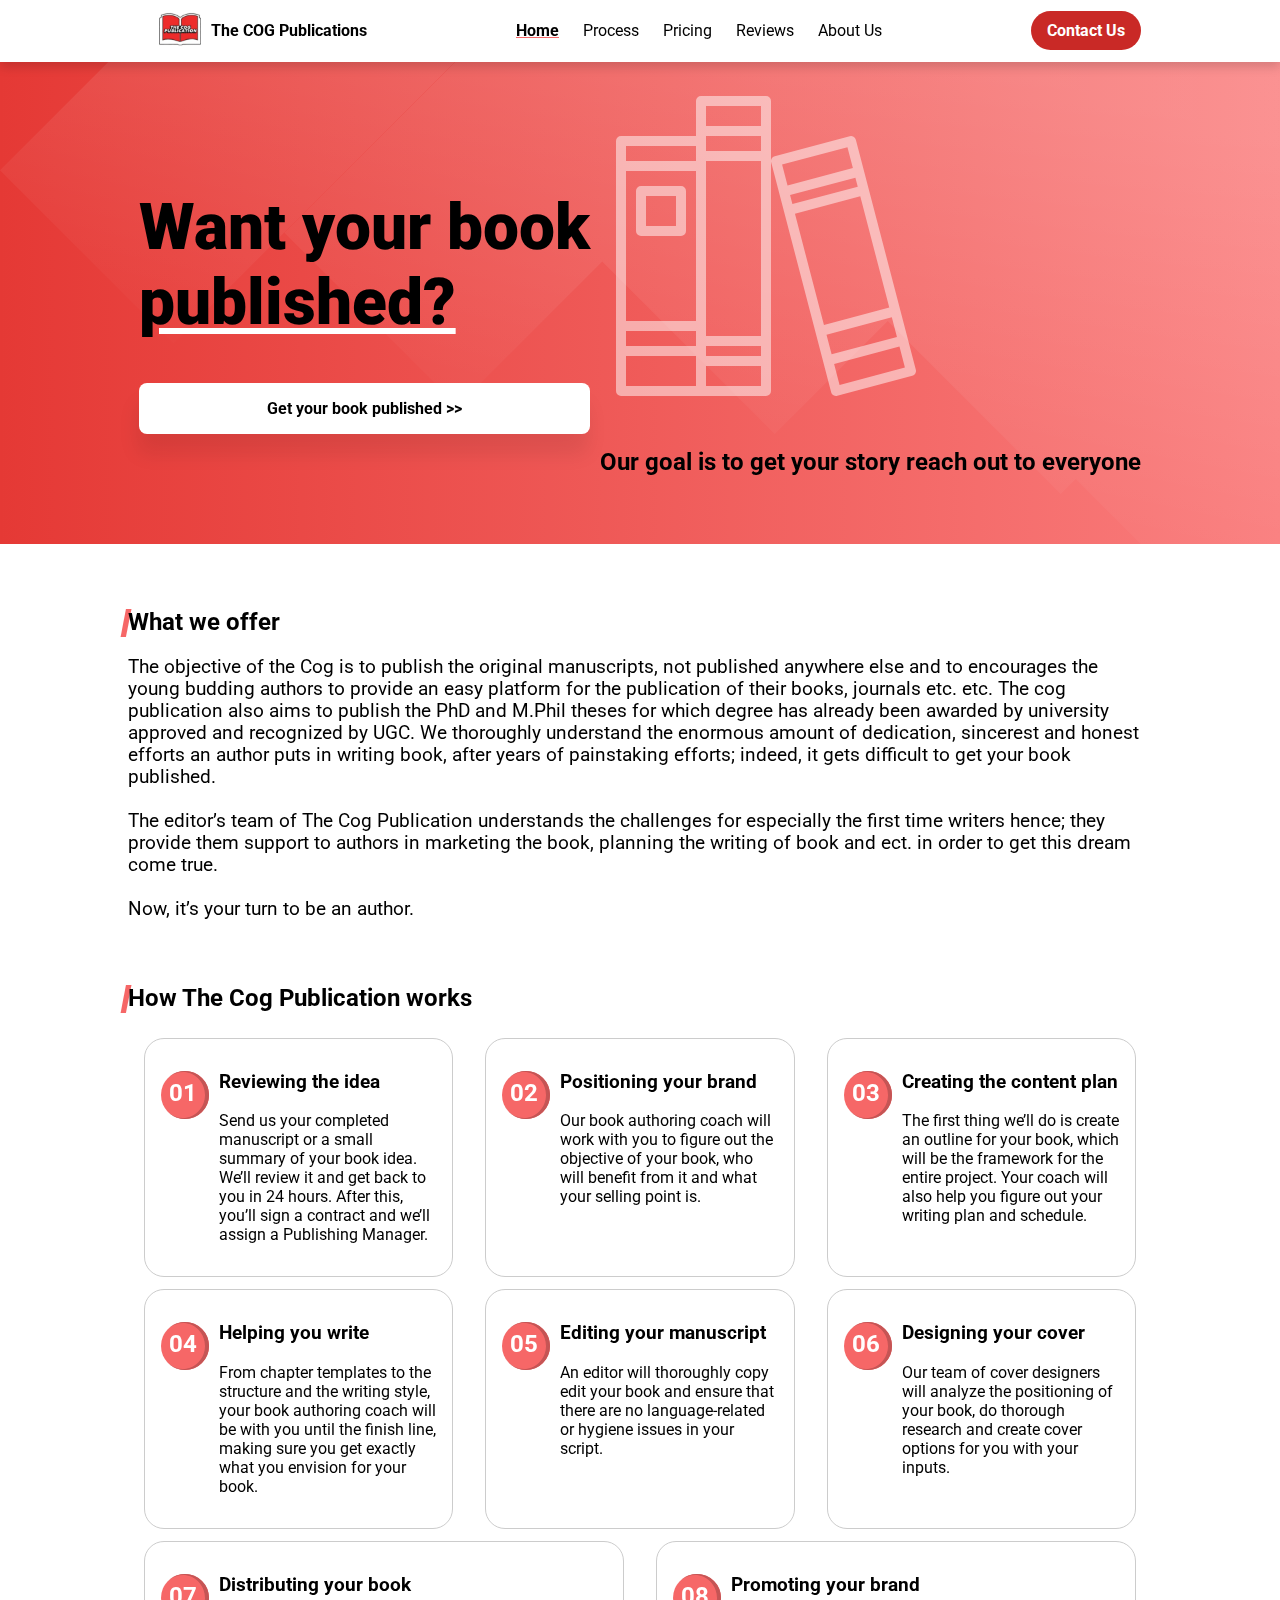
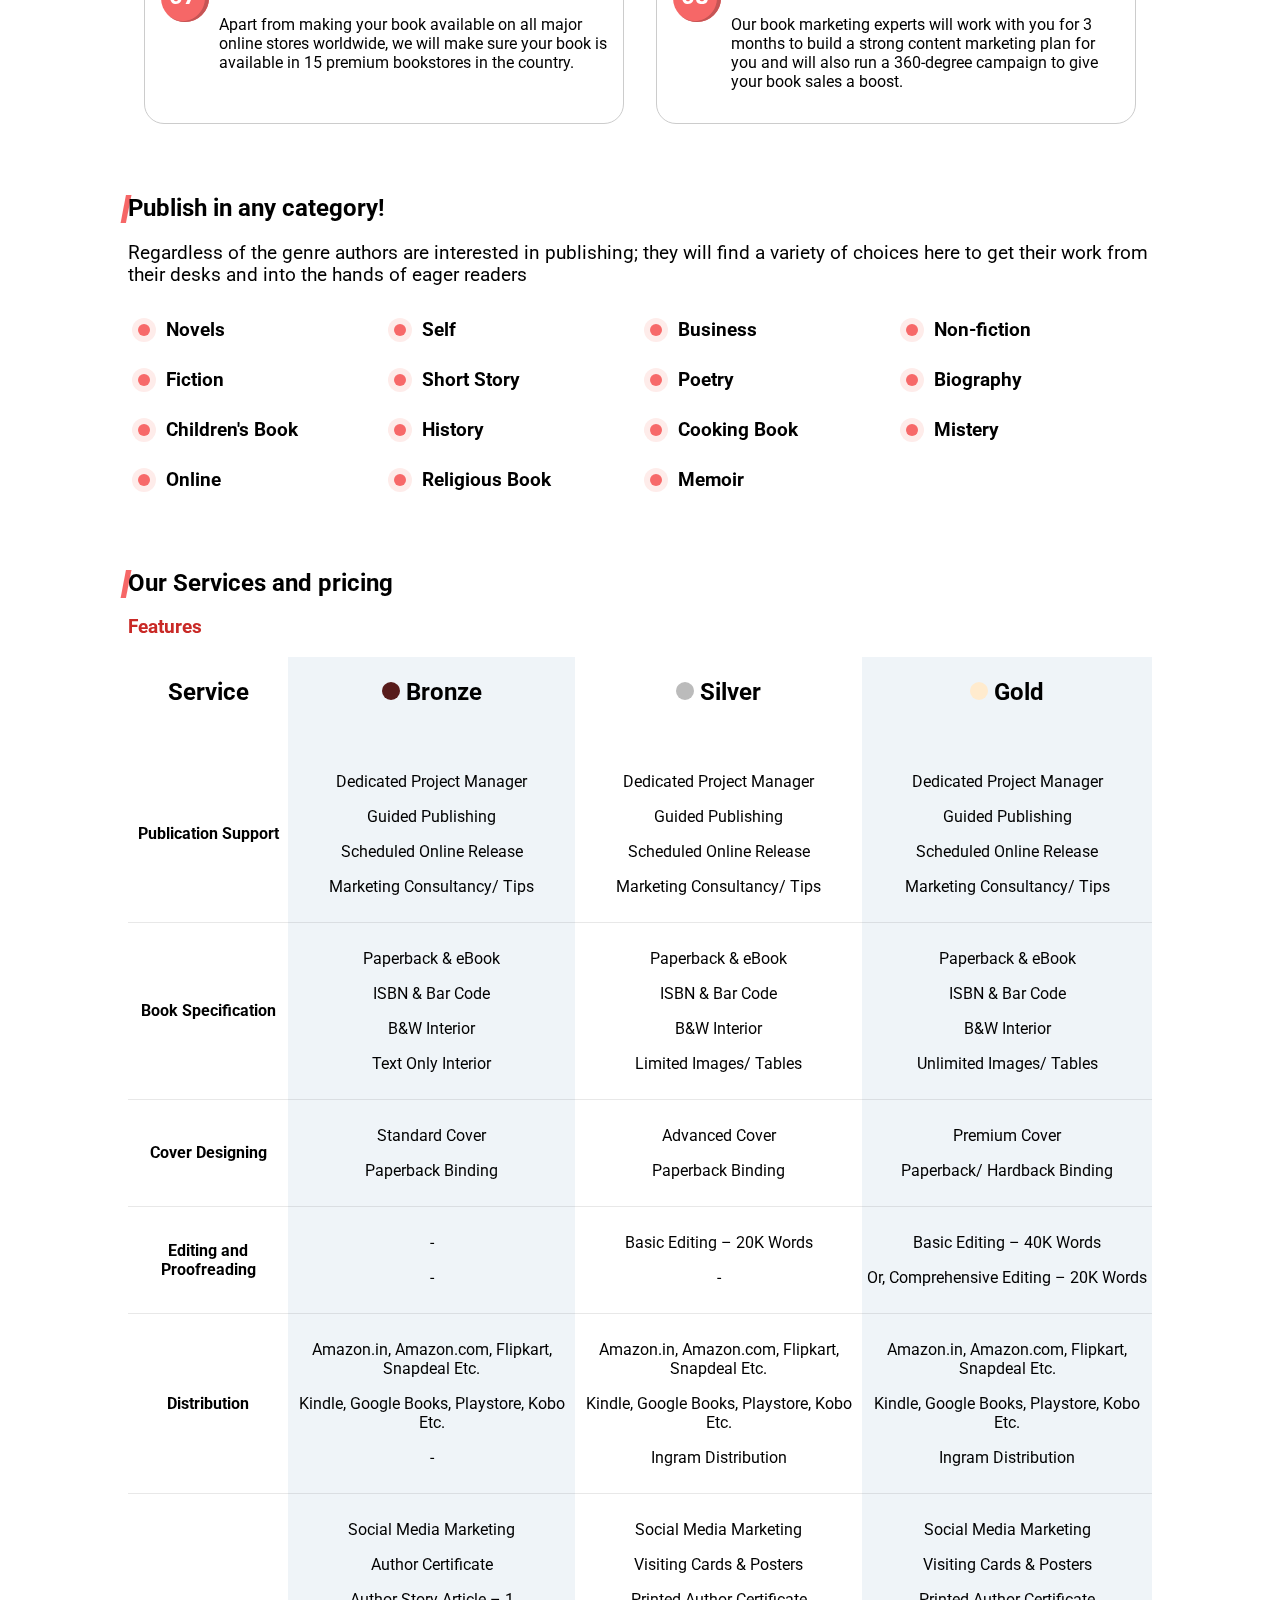
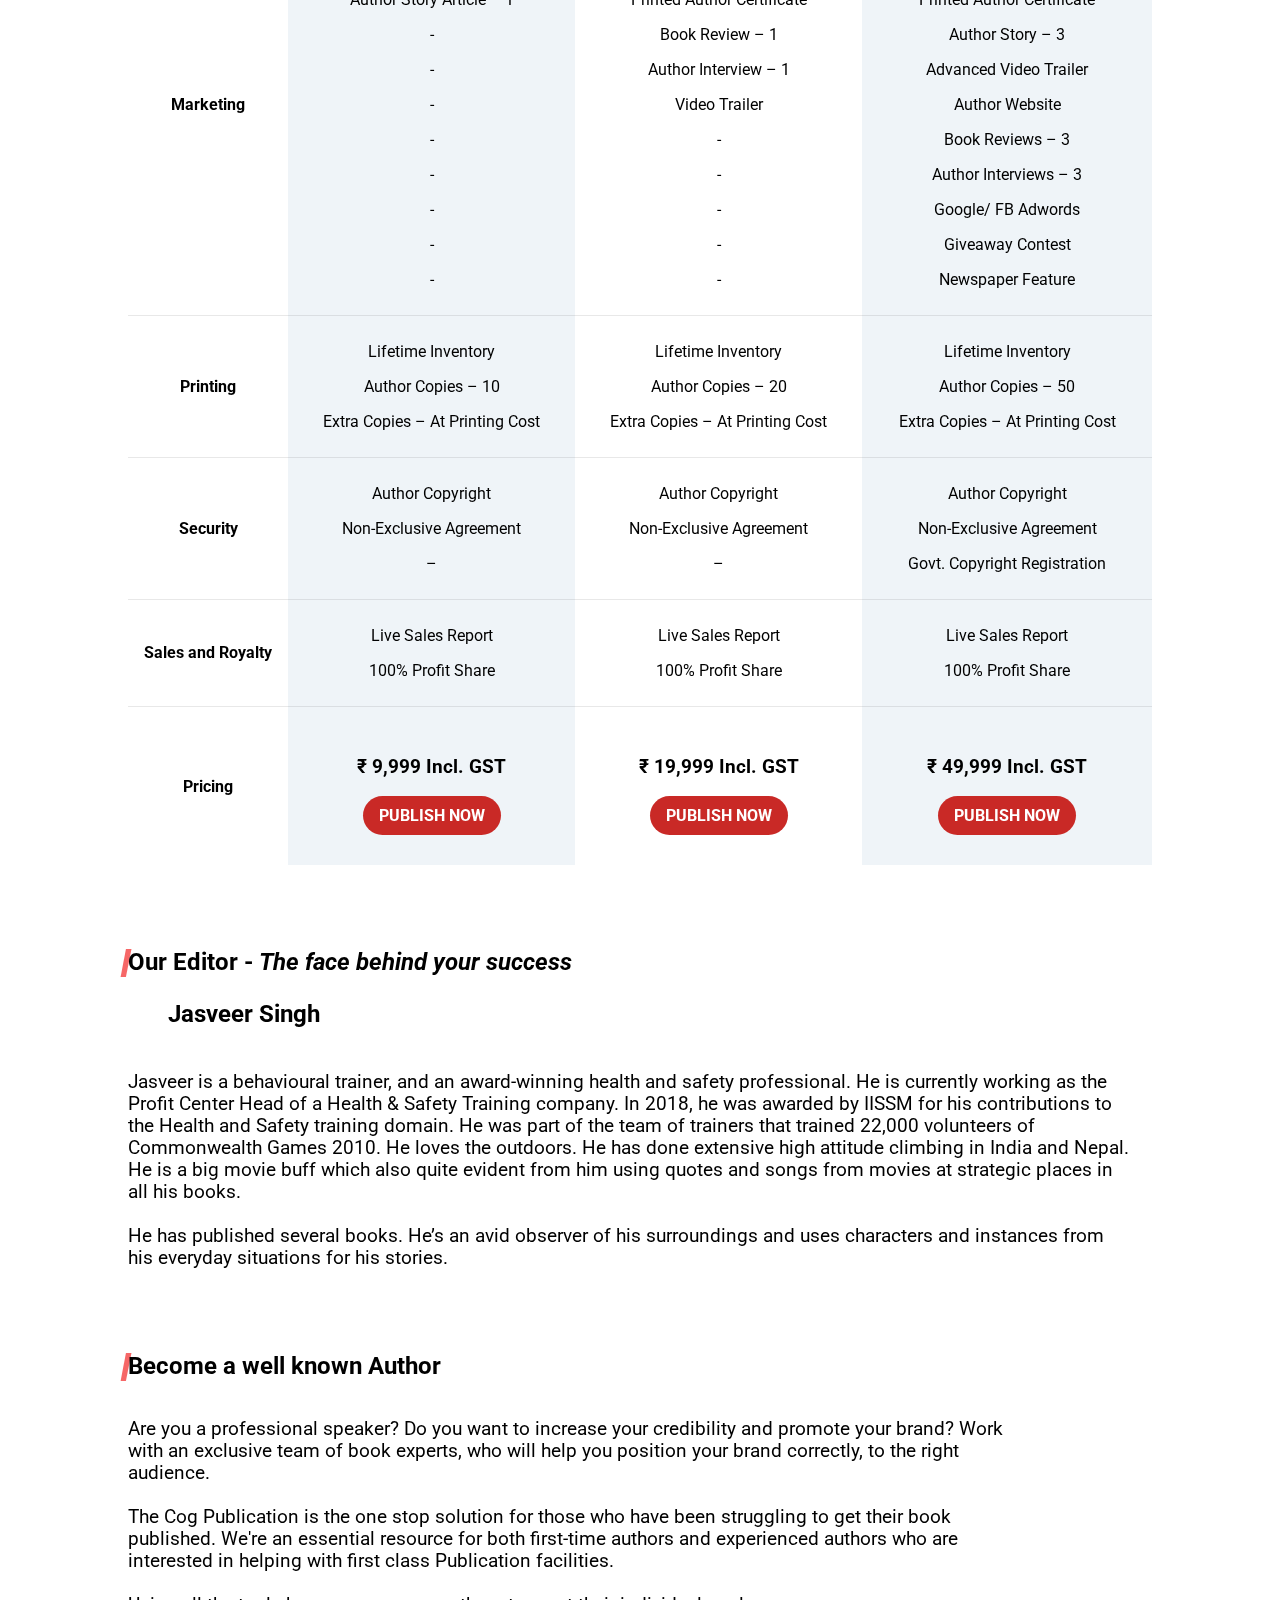
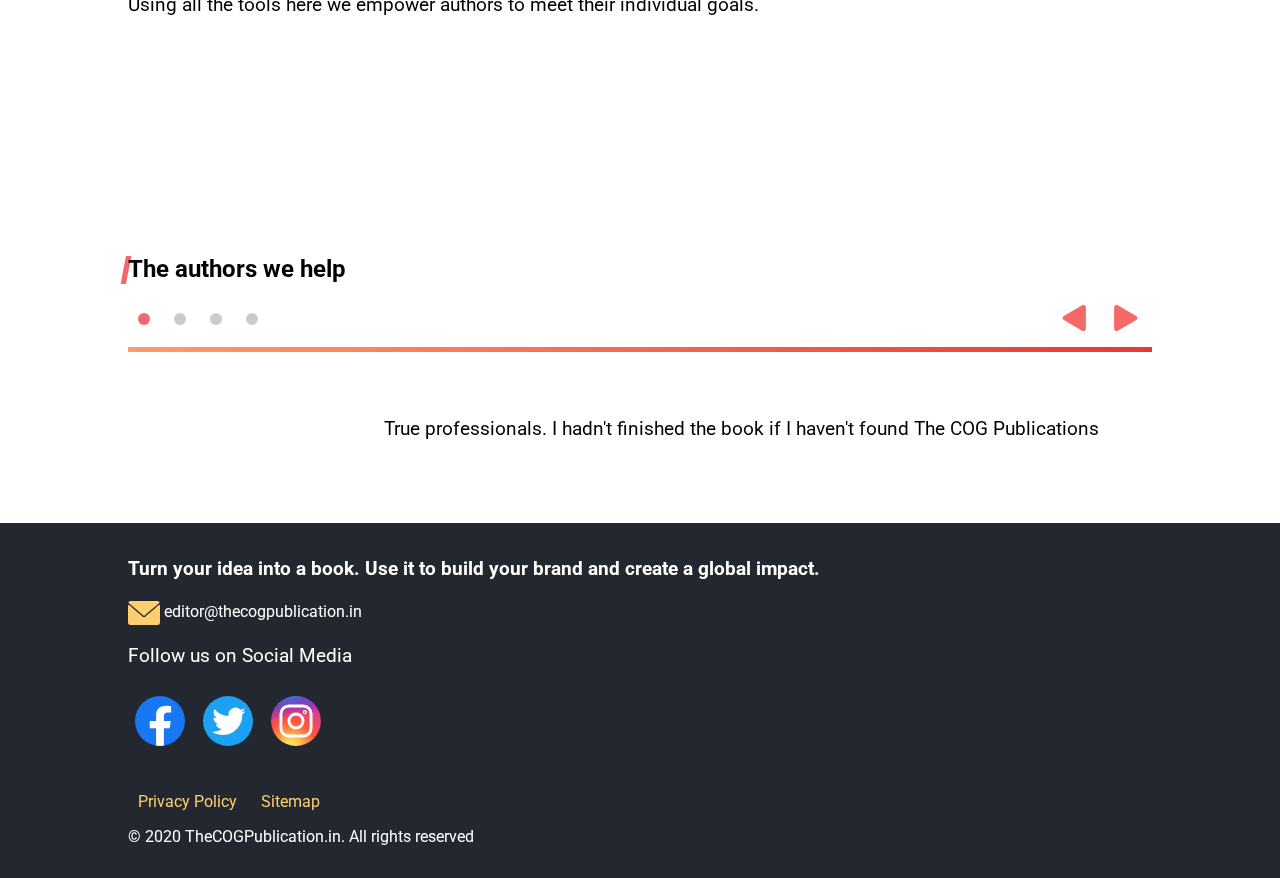
<file: index.html>
<!DOCTYPE html>
<html lang="en">

<head>
    <meta charset="UTF-8">
    <meta name="viewport" content="width=device-width, initial-scale=1.0">
    <title>The COG Publication</title>
    <link rel="preconnect" href="https://fonts.gstatic.com">
    <link href="https://fonts.googleapis.com/css2?family=Roboto:wght@400;700;900&display=swap" rel="stylesheet"
        crossorigin="anonymous" media="print" onload="this.media='all'">
    <link rel="stylesheet" href="styles.min.css">
    <meta content="Nikhil Taneja" name="author" />
    <meta
        content="publications, pricing, author, manuscripts, PhD, books, publish, anywhere, printing, download, review"
        name="keywords" />
    <meta
        content="The objective of the Cog is to publish the original manuscripts, not published anywhere else and to encourages the young budding authors to provide an easy platform for the publication of their books, journals etc."
        name="description" />
    <meta content="link or terms" name="no-email-collection" />
    <meta content="safe for kids" name="rating" />
    <link rel="apple-touch-icon" sizes="57x57"
        href="/https://res.cloudinary.com/journalapp/image/upload/v1589021890/COG/apple-icon-57x57_ogwa2j.png">
    <link rel="apple-touch-icon" sizes="60x60"
        href="https://res.cloudinary.com/journalapp/image/upload/v1589021890/COG/apple-icon-60x60_caxyto.png">
    <link rel="apple-touch-icon" sizes="72x72"
        href="https://res.cloudinary.com/journalapp/image/upload/v1589021890/COG/apple-icon-72x72_z1d9nv.png">
    <link rel="apple-touch-icon" sizes="76x76"
        href="https://res.cloudinary.com/journalapp/image/upload/v1589021890/COG/apple-icon-76x76_h5x6gz.png">
    <link rel="apple-touch-icon" sizes="114x114"
        href="https://res.cloudinary.com/journalapp/image/upload/v1589021891/COG/apple-icon-114x114_go03gl.png">
    <link rel="apple-touch-icon" sizes="120x120"
        href="https://res.cloudinary.com/journalapp/image/upload/v1589021891/COG/apple-icon-120x120_z4pspg.png">
    <link rel="apple-touch-icon" sizes="144x144"
        href="https://res.cloudinary.com/journalapp/image/upload/v1589021891/COG/apple-icon-144x144_dr3vl0.png">
    <link rel="apple-touch-icon" sizes="152x152"
        href="https://res.cloudinary.com/journalapp/image/upload/v1589021891/COG/apple-icon-152x152_a5xovr.png">
    <link rel="apple-touch-icon" sizes="180x180"
        href="https://res.cloudinary.com/journalapp/image/upload/v1589021891/COG/apple-icon-180x180_obwipj.png">
    <link rel="icon" type="image/png" sizes="192x192"
        href="https://res.cloudinary.com/journalapp/image/upload/v1589021890/COG/android-icon-192x192_wueoa7.png">
    <link rel="icon" type="image/png" sizes="32x32"
        href="https://res.cloudinary.com/journalapp/image/upload/v1589021892/COG/favicon-32x32_ph3exi.png">
    <link rel="icon" type="image/png" sizes="96x96"
        href="https://res.cloudinary.com/journalapp/image/upload/v1589021889/COG/favicon-96x96_mydu2r.png">
    <link rel="icon" type="image/png" sizes="16x16"
        href="https://res.cloudinary.com/journalapp/image/upload/v1589021891/COG/favicon-16x16_kvt4xw.png">
    <link rel="manifest" href="/manifest.json">
    <meta name="msapplication-TileColor" content="#F66767">
    <meta name="msapplication-TileImage"
        content="https://res.cloudinary.com/journalapp/image/upload/v1589021889/COG/ms-icon-144x144_gu38xc.png">
    <meta name="theme-color" content="#F66767">
</head>

<body>
    <nav id="myNav">
        <div class="left">
            <div class="logo">
                <picture>
                    <source type="image/webp" srcset="../logo.webp">
                    <img src="./logo.png" class="logo" width="42px" height="42px" alt="The COG Publications logo">
                </picture>
            </div>
            <div class="heading">
                <a href="/">
                    <h4>The COG Publications</h4>
                </a>
            </div>
        </div>
        <div class="middle">
            <ul class="navigation">
                <li class="nav-link"><a href="/#" onclick="navbarActive(0)">Home</a></li>
                <li class="nav-link"><a href="/#process" onclick="navbarActive(1)">Process</a></li>
                <li class="nav-link"><a href="/#pricing" onclick="navbarActive(2)">Pricing</a></li>
                <li class="nav-link"><a href="/#reviews" onclick="navbarActive(3)">Reviews</a></li>
                <li class="nav-link"><a href="/#about-us" onclick="navbarActive(4)">About Us</a></li>
            </ul>
        </div>
        <script>
            let active = undefined;

            function navbarActive(index = 0) {
                const navItems = document.querySelectorAll('.navigation li a');
                if (active !== index) {
                    if (active != undefined)
                        navItems[active].classList.remove("active");
                    active = index;
                    navItems[active].classList.add("active");
                }
                return true;
            }
            navbarActive();
        </script>
        <div class="right">
            <div class="action">
                <a href="/contact"><button>Contact Us</button></a>
            </div>
        </div>
        <div class="menu" onclick="toggleNav(this)">
            <div class="bar1"></div>
            <div class="bar2"></div>
            <div class="bar3"></div>
        </div>
    </nav>
    <script>
        function toggleNav(x) {
            x.classList.toggle("change");
            let middle = document.querySelector("#myNav .middle");
            let right = document.querySelector("#myNav .right");
            if (middle.style.display == "block")
                middle.style.display = "none"
            else
                middle.style.display = "block"
            if (right.style.display == "block")
                right.style.display = "none"
            else
                right.style.display = "block"
        }
    </script>
    <header>
        <svg xmlns="http://www.w3.org/2000/svg"
            style="width: 1477.51px; height: 652.02px; position: absolute; right: 0px; max-width: 100%;z-index: 0">
            <defs>
                <linearGradient id="A" x1=".5" x2=".145" y2=".597">
                    <stop offset="0" stop-color="#fff" stop-opacity=".16" />
                    <stop offset="1" stop-color="#fff" stop-opacity="0" />
                </linearGradient>
            </defs>
            <path
                d="M1075.73 479.017l-15 15-173-173-113 113-172.5-172.5-144.5 144.5L284.5 232.775 517.266 0h960.24v423.24L1248.73 652.016zM0 170.263L170.266 0h346.482L173.24 343.506z"
                fill="url(#A)" />
        </svg>
        <div class="main">
            <div class="left">
                <h1>Want your book</br><span>published?</span></h1>
                <a href="/contact"><button>Get your book published >> </button></a>
            </div>
            <div class="right">
                <div class="graphic">
                    <svg style="fill: rgba(255, 255, 255, 0.5)" xmlns="http://www.w3.org/2000/svg"
                        viewBox="0 0 480 480">
                        <path
                            d="M240 0H136a8 8 0 0 0-8 8v56H8a8 8 0 0 0-8 8v400a8 8 0 0 0 8 8h232a8 8 0 0 0 8-8V8a8 8 0 0 0-8-8zm-8 416h-88v-16h88zM16 120h112v240H16zm216-32h-88V64h88zM16 376h112v24H16zm128 8V104h88v280zm88-368v32h-88V16zM128 80v24H16V80zM16 416h112v48H16zm128 48v-32h88v32zm0 0" />
                        <path
                            d="M479.742 437.984l-96-368a7.99 7.99 0 0 0-3.715-4.898 8 8 0 0 0-6.09-.812l-120 32a8 8 0 0 0-5.68 9.742l96 368c.535 2.063 1.875 3.824 3.72 4.895s4.03 1.355 6.086.8l120-32a8 8 0 0 0 5.68-9.727zm-201.246-279.44l104.543-27.87 3.762 14.398-104.535 27.914zm112.344 2.05l46.398 177.98-104.504 27.883-46.398-177.992zm50.473 193.47l8.2 31.395-104.543 27.87-8.16-31.383zM370.3 81.8l8.7 33.4-104.543 27.863-8.703-33.383zM357.7 462.2l-8.7-33.4 104.543-27.88 8.703 33.383zM104 144H40a8 8 0 0 0-8 8v64a8 8 0 0 0 8 8h64a8 8 0 0 0 8-8v-64a8 8 0 0 0-8-8zm-8 64H48v-48h48zm0 0" />
                    </svg>
                </div>
                <div class="tagline">
                    <h2>
                        Our goal is to get your story reach out to everyone
                    </h2>
                </div>
            </div>
        </div>
    </header>
    <section id="about-us">
        <div class="title">
            <svg xmlns="http://www.w3.org/2000/svg" width="16" height="30" viewBox="0 0 16.851 46.101">
                <defs>
                    <style>
                        .a {
                            fill: #f66767;
                        }
                    </style>
                </defs>
                <path class="a" d="M-.143,2.762l8.012-1.6L8,44.883-.354,46.506Z"
                    transform="translate(7.631 47.178) rotate(-169)" />
            </svg>
            <h2>What we offer</h2>
            <h3>The objective of the Cog is to publish the original manuscripts, not published anywhere else and to
                encourages the young budding authors to provide an easy platform for the publication of their books,
                journals etc. etc. The cog publication also aims to publish the PhD and M.Phil theses for which degree
                has already been awarded by university approved and recognized by UGC. We thoroughly understand the
                enormous amount of dedication, sincerest and honest efforts an author puts in writing book, after years
                of painstaking efforts; indeed, it gets difficult to get your book published.
                </br></br>The editor’s team of The Cog Publication understands the challenges for especially the first
                time writers hence; they provide them support to authors in marketing the book, planning the writing of
                book and ect. in order to get this dream come true.
                </br></br>Now, it’s your turn to be an author.</h3>
        </div>
    </section>
    <section id="process">
        <div class="title">
            <svg xmlns="http://www.w3.org/2000/svg" width="16" height="30" viewBox="0 0 16.851 46.101">
                <defs>
                    <style>
                        .a {
                            fill: #f66767;
                        }
                    </style>
                </defs>
                <path class="a" d="M-.143,2.762l8.012-1.6L8,44.883-.354,46.506Z"
                    transform="translate(7.631 47.178) rotate(-169)" />
            </svg>
            <h2>How The Cog Publication works</h2>
        </div>
        <div class="cards">
            <div class="card">
                <div class="left">
                    <h2>01</h2><svg xmlns="http://www.w3.org/2000/svg" width="48" height="48">
                        <circle cx="24" cy="24" r="24" fill="#f66767" />
                        <g fill="#c55555">
                            <path
                                d="M24 47.5c-.342 0-.683-.007-1.023-.022C34.932 46.94 44.5 36.616 44.5 24S34.932 1.06 22.977.522C23.318.507 23.658.5 24 .5c6.277 0 12.178 2.444 16.616 6.883S47.5 17.723 47.5 24s-2.444 12.178-6.883 16.617S30.277 47.5 24 47.5z" />
                            <path
                                d="M32.248 45.483c2.972-1.14 5.697-2.902 8.015-5.22C44.607 35.92 47 30.144 47 24a22.85 22.85 0 0 0-6.736-16.264 22.94 22.94 0 0 0-8.016-5.22C39.8 6.455 45 14.606 45 24s-5.2 17.544-12.752 21.483M24 48a23.95 23.95 0 0 1-7.931-1.341c-2.458-.86-4.75-2.112-6.813-3.72a24.08 24.08 0 0 1-5.24-5.643 23.84 23.84 0 0 1-3.212-7.111C3.44 40.085 12.156 47 22 47c12.13 0 22-10.318 22-23S34.13 1 22 1C12.514 1 4.126 7.313 1.128 16.7a23.85 23.85 0 0 1 2.826-5.912c1.432-2.17 3.196-4.085 5.243-5.69 2.068-1.622 4.368-2.885 6.836-3.754C18.587.455 21.268 0 24 0a23.84 23.84 0 0 1 16.97 7.029A23.84 23.84 0 0 1 48 24a23.84 23.84 0 0 1-7.029 16.97A23.84 23.84 0 0 1 24 48z" />
                        </g>
                    </svg>
                </div>
                <div class="right">
                    <div class="card-title">
                        <h3>Reviewing the idea</h3>
                    </div>
                    <div class="card-content">Send us your completed manuscript or a small summary of your book idea.
                        We’ll review it and get back to you in 24 hours.
                        After this, you’ll sign a contract and we’ll assign a Publishing Manager.</div>
                </div>
            </div>
            <div class="card">
                <div class="left">
                    <h2>02</h2><svg xmlns="http://www.w3.org/2000/svg" width="48" height="48">
                        <circle cx="24" cy="24" r="24" fill="#f66767" />
                        <g fill="#c55555">
                            <path
                                d="M24 47.5c-.342 0-.683-.007-1.023-.022C34.932 46.94 44.5 36.616 44.5 24S34.932 1.06 22.977.522C23.318.507 23.658.5 24 .5c6.277 0 12.178 2.444 16.616 6.883S47.5 17.723 47.5 24s-2.444 12.178-6.883 16.617S30.277 47.5 24 47.5z" />
                            <path
                                d="M32.248 45.483c2.972-1.14 5.697-2.902 8.015-5.22C44.607 35.92 47 30.144 47 24a22.85 22.85 0 0 0-6.736-16.264 22.94 22.94 0 0 0-8.016-5.22C39.8 6.455 45 14.606 45 24s-5.2 17.544-12.752 21.483M24 48a23.95 23.95 0 0 1-7.931-1.341c-2.458-.86-4.75-2.112-6.813-3.72a24.08 24.08 0 0 1-5.24-5.643 23.84 23.84 0 0 1-3.212-7.111C3.44 40.085 12.156 47 22 47c12.13 0 22-10.318 22-23S34.13 1 22 1C12.514 1 4.126 7.313 1.128 16.7a23.85 23.85 0 0 1 2.826-5.912c1.432-2.17 3.196-4.085 5.243-5.69 2.068-1.622 4.368-2.885 6.836-3.754C18.587.455 21.268 0 24 0a23.84 23.84 0 0 1 16.97 7.029A23.84 23.84 0 0 1 48 24a23.84 23.84 0 0 1-7.029 16.97A23.84 23.84 0 0 1 24 48z" />
                        </g>
                    </svg>
                </div>
                <div class="right">
                    <div class="card-title">
                        <h3>Positioning your brand</h3>
                    </div>
                    <div class="card-content">Our book authoring coach will work with you to figure out the objective of
                        your book, who will benefit from it and what your selling point is.</div>
                </div>
            </div>
            <div class="card">
                <div class="left">
                    <h2>03</h2><svg xmlns="http://www.w3.org/2000/svg" width="48" height="48">
                        <circle cx="24" cy="24" r="24" fill="#f66767" />
                        <g fill="#c55555">
                            <path
                                d="M24 47.5c-.342 0-.683-.007-1.023-.022C34.932 46.94 44.5 36.616 44.5 24S34.932 1.06 22.977.522C23.318.507 23.658.5 24 .5c6.277 0 12.178 2.444 16.616 6.883S47.5 17.723 47.5 24s-2.444 12.178-6.883 16.617S30.277 47.5 24 47.5z" />
                            <path
                                d="M32.248 45.483c2.972-1.14 5.697-2.902 8.015-5.22C44.607 35.92 47 30.144 47 24a22.85 22.85 0 0 0-6.736-16.264 22.94 22.94 0 0 0-8.016-5.22C39.8 6.455 45 14.606 45 24s-5.2 17.544-12.752 21.483M24 48a23.95 23.95 0 0 1-7.931-1.341c-2.458-.86-4.75-2.112-6.813-3.72a24.08 24.08 0 0 1-5.24-5.643 23.84 23.84 0 0 1-3.212-7.111C3.44 40.085 12.156 47 22 47c12.13 0 22-10.318 22-23S34.13 1 22 1C12.514 1 4.126 7.313 1.128 16.7a23.85 23.85 0 0 1 2.826-5.912c1.432-2.17 3.196-4.085 5.243-5.69 2.068-1.622 4.368-2.885 6.836-3.754C18.587.455 21.268 0 24 0a23.84 23.84 0 0 1 16.97 7.029A23.84 23.84 0 0 1 48 24a23.84 23.84 0 0 1-7.029 16.97A23.84 23.84 0 0 1 24 48z" />
                        </g>
                    </svg>
                </div>
                <div class="right">
                    <div class="card-title">
                        <h3>Creating the content plan</h3>
                    </div>
                    <div class="card-content">The first thing we’ll do is create an outline for your book, which will be
                        the framework for the entire project. Your coach will also help you figure out your writing plan
                        and schedule.</div>
                </div>
            </div>
            <div class="card">
                <div class="left">
                    <h2>04</h2><svg xmlns="http://www.w3.org/2000/svg" width="48" height="48">
                        <circle cx="24" cy="24" r="24" fill="#f66767" />
                        <g fill="#c55555">
                            <path
                                d="M24 47.5c-.342 0-.683-.007-1.023-.022C34.932 46.94 44.5 36.616 44.5 24S34.932 1.06 22.977.522C23.318.507 23.658.5 24 .5c6.277 0 12.178 2.444 16.616 6.883S47.5 17.723 47.5 24s-2.444 12.178-6.883 16.617S30.277 47.5 24 47.5z" />
                            <path
                                d="M32.248 45.483c2.972-1.14 5.697-2.902 8.015-5.22C44.607 35.92 47 30.144 47 24a22.85 22.85 0 0 0-6.736-16.264 22.94 22.94 0 0 0-8.016-5.22C39.8 6.455 45 14.606 45 24s-5.2 17.544-12.752 21.483M24 48a23.95 23.95 0 0 1-7.931-1.341c-2.458-.86-4.75-2.112-6.813-3.72a24.08 24.08 0 0 1-5.24-5.643 23.84 23.84 0 0 1-3.212-7.111C3.44 40.085 12.156 47 22 47c12.13 0 22-10.318 22-23S34.13 1 22 1C12.514 1 4.126 7.313 1.128 16.7a23.85 23.85 0 0 1 2.826-5.912c1.432-2.17 3.196-4.085 5.243-5.69 2.068-1.622 4.368-2.885 6.836-3.754C18.587.455 21.268 0 24 0a23.84 23.84 0 0 1 16.97 7.029A23.84 23.84 0 0 1 48 24a23.84 23.84 0 0 1-7.029 16.97A23.84 23.84 0 0 1 24 48z" />
                        </g>
                    </svg>
                </div>
                <div class="right">
                    <div class="card-title">
                        <h3>Helping you write</h3>
                    </div>
                    <div class="card-content">From chapter templates to the structure and the writing style, your book
                        authoring coach will be with you until the finish line, making sure you get exactly what you
                        envision for your book.</div>
                </div>
            </div>
            <div class="card">
                <div class="left">
                    <h2>05</h2><svg xmlns="http://www.w3.org/2000/svg" width="48" height="48">
                        <circle cx="24" cy="24" r="24" fill="#f66767" />
                        <g fill="#c55555">
                            <path
                                d="M24 47.5c-.342 0-.683-.007-1.023-.022C34.932 46.94 44.5 36.616 44.5 24S34.932 1.06 22.977.522C23.318.507 23.658.5 24 .5c6.277 0 12.178 2.444 16.616 6.883S47.5 17.723 47.5 24s-2.444 12.178-6.883 16.617S30.277 47.5 24 47.5z" />
                            <path
                                d="M32.248 45.483c2.972-1.14 5.697-2.902 8.015-5.22C44.607 35.92 47 30.144 47 24a22.85 22.85 0 0 0-6.736-16.264 22.94 22.94 0 0 0-8.016-5.22C39.8 6.455 45 14.606 45 24s-5.2 17.544-12.752 21.483M24 48a23.95 23.95 0 0 1-7.931-1.341c-2.458-.86-4.75-2.112-6.813-3.72a24.08 24.08 0 0 1-5.24-5.643 23.84 23.84 0 0 1-3.212-7.111C3.44 40.085 12.156 47 22 47c12.13 0 22-10.318 22-23S34.13 1 22 1C12.514 1 4.126 7.313 1.128 16.7a23.85 23.85 0 0 1 2.826-5.912c1.432-2.17 3.196-4.085 5.243-5.69 2.068-1.622 4.368-2.885 6.836-3.754C18.587.455 21.268 0 24 0a23.84 23.84 0 0 1 16.97 7.029A23.84 23.84 0 0 1 48 24a23.84 23.84 0 0 1-7.029 16.97A23.84 23.84 0 0 1 24 48z" />
                        </g>
                    </svg>
                </div>
                <div class="right">
                    <div class="card-title">
                        <h3>Editing your manuscript</h3>
                    </div>
                    <div class="card-content">An editor will thoroughly copy edit your book and ensure that there are no
                        language-related or hygiene issues in your script.</div>
                </div>
            </div>
            <div class="card">
                <div class="left">
                    <h2>06</h2><svg xmlns="http://www.w3.org/2000/svg" width="48" height="48">
                        <circle cx="24" cy="24" r="24" fill="#f66767" />
                        <g fill="#c55555">
                            <path
                                d="M24 47.5c-.342 0-.683-.007-1.023-.022C34.932 46.94 44.5 36.616 44.5 24S34.932 1.06 22.977.522C23.318.507 23.658.5 24 .5c6.277 0 12.178 2.444 16.616 6.883S47.5 17.723 47.5 24s-2.444 12.178-6.883 16.617S30.277 47.5 24 47.5z" />
                            <path
                                d="M32.248 45.483c2.972-1.14 5.697-2.902 8.015-5.22C44.607 35.92 47 30.144 47 24a22.85 22.85 0 0 0-6.736-16.264 22.94 22.94 0 0 0-8.016-5.22C39.8 6.455 45 14.606 45 24s-5.2 17.544-12.752 21.483M24 48a23.95 23.95 0 0 1-7.931-1.341c-2.458-.86-4.75-2.112-6.813-3.72a24.08 24.08 0 0 1-5.24-5.643 23.84 23.84 0 0 1-3.212-7.111C3.44 40.085 12.156 47 22 47c12.13 0 22-10.318 22-23S34.13 1 22 1C12.514 1 4.126 7.313 1.128 16.7a23.85 23.85 0 0 1 2.826-5.912c1.432-2.17 3.196-4.085 5.243-5.69 2.068-1.622 4.368-2.885 6.836-3.754C18.587.455 21.268 0 24 0a23.84 23.84 0 0 1 16.97 7.029A23.84 23.84 0 0 1 48 24a23.84 23.84 0 0 1-7.029 16.97A23.84 23.84 0 0 1 24 48z" />
                        </g>
                    </svg>
                </div>
                <div class="right">
                    <div class="card-title">
                        <h3>Designing your cover</h3>
                    </div>
                    <div class="card-content">Our team of cover designers will analyze the positioning of your book, do
                        thorough research and create cover options for you with your inputs.</div>
                </div>
            </div>
            <div class="card">
                <div class="left">
                    <h2>07</h2><svg xmlns="http://www.w3.org/2000/svg" width="48" height="48">
                        <circle cx="24" cy="24" r="24" fill="#f66767" />
                        <g fill="#c55555">
                            <path
                                d="M24 47.5c-.342 0-.683-.007-1.023-.022C34.932 46.94 44.5 36.616 44.5 24S34.932 1.06 22.977.522C23.318.507 23.658.5 24 .5c6.277 0 12.178 2.444 16.616 6.883S47.5 17.723 47.5 24s-2.444 12.178-6.883 16.617S30.277 47.5 24 47.5z" />
                            <path
                                d="M32.248 45.483c2.972-1.14 5.697-2.902 8.015-5.22C44.607 35.92 47 30.144 47 24a22.85 22.85 0 0 0-6.736-16.264 22.94 22.94 0 0 0-8.016-5.22C39.8 6.455 45 14.606 45 24s-5.2 17.544-12.752 21.483M24 48a23.95 23.95 0 0 1-7.931-1.341c-2.458-.86-4.75-2.112-6.813-3.72a24.08 24.08 0 0 1-5.24-5.643 23.84 23.84 0 0 1-3.212-7.111C3.44 40.085 12.156 47 22 47c12.13 0 22-10.318 22-23S34.13 1 22 1C12.514 1 4.126 7.313 1.128 16.7a23.85 23.85 0 0 1 2.826-5.912c1.432-2.17 3.196-4.085 5.243-5.69 2.068-1.622 4.368-2.885 6.836-3.754C18.587.455 21.268 0 24 0a23.84 23.84 0 0 1 16.97 7.029A23.84 23.84 0 0 1 48 24a23.84 23.84 0 0 1-7.029 16.97A23.84 23.84 0 0 1 24 48z" />
                        </g>
                    </svg>
                </div>
                <div class="right">
                    <div class="card-title">
                        <h3>Distributing your book</h3>
                    </div>
                    <div class="card-content">Apart from making your book available on all major online stores
                        worldwide, we will make sure your book is available in 15 premium bookstores in the country.
                    </div>
                </div>
            </div>
            <div class="card">
                <div class="left">
                    <h2>08</h2><svg xmlns="http://www.w3.org/2000/svg" width="48" height="48">
                        <circle cx="24" cy="24" r="24" fill="#f66767" />
                        <g fill="#c55555">
                            <path
                                d="M24 47.5c-.342 0-.683-.007-1.023-.022C34.932 46.94 44.5 36.616 44.5 24S34.932 1.06 22.977.522C23.318.507 23.658.5 24 .5c6.277 0 12.178 2.444 16.616 6.883S47.5 17.723 47.5 24s-2.444 12.178-6.883 16.617S30.277 47.5 24 47.5z" />
                            <path
                                d="M32.248 45.483c2.972-1.14 5.697-2.902 8.015-5.22C44.607 35.92 47 30.144 47 24a22.85 22.85 0 0 0-6.736-16.264 22.94 22.94 0 0 0-8.016-5.22C39.8 6.455 45 14.606 45 24s-5.2 17.544-12.752 21.483M24 48a23.95 23.95 0 0 1-7.931-1.341c-2.458-.86-4.75-2.112-6.813-3.72a24.08 24.08 0 0 1-5.24-5.643 23.84 23.84 0 0 1-3.212-7.111C3.44 40.085 12.156 47 22 47c12.13 0 22-10.318 22-23S34.13 1 22 1C12.514 1 4.126 7.313 1.128 16.7a23.85 23.85 0 0 1 2.826-5.912c1.432-2.17 3.196-4.085 5.243-5.69 2.068-1.622 4.368-2.885 6.836-3.754C18.587.455 21.268 0 24 0a23.84 23.84 0 0 1 16.97 7.029A23.84 23.84 0 0 1 48 24a23.84 23.84 0 0 1-7.029 16.97A23.84 23.84 0 0 1 24 48z" />
                        </g>
                    </svg>
                </div>
                <div class="right">
                    <div class="card-title">
                        <h3>Promoting your brand</h3>
                    </div>
                    <div class="card-content">Our book marketing experts will work with you for 3 months to build a
                        strong content marketing plan for you and will also run a 360-degree campaign to give your book
                        sales a boost.</div>
                </div>
            </div>
        </div>
    </section>
    <section id="publish">
        <div class="title">
            <svg xmlns="http://www.w3.org/2000/svg" width="16" height="30" viewBox="0 0 16.851 46.101">
                <defs>
                    <style>
                        .a {
                            fill: #f66767;
                        }
                    </style>
                </defs>
                <path class="a" d="M-.143,2.762l8.012-1.6L8,44.883-.354,46.506Z"
                    transform="translate(7.631 47.178) rotate(-169)" />
            </svg>
            <h2>Publish in any category!</h2>
            <h3>Regardless of the genre authors are interested in publishing; they will find a variety of choices here
                to get their work from their desks and into the hands of eager readers</h3>
        </div>
        <div class="categories">
            <div class="grid-item">
                <svg xmlns="http://www.w3.org/2000/svg" width="24" height="24">
                    <circle cx="12" cy="12" r="12" fill="#feecea" />
                    <circle cx="12" cy="12" r="6" fill="#f76969" /></svg>
                <h3>Novels</h3>
            </div>
            <div class="grid-item">
                <svg xmlns="http://www.w3.org/2000/svg" width="24" height="24">
                    <circle cx="12" cy="12" r="12" fill="#feecea" />
                    <circle cx="12" cy="12" r="6" fill="#f76969" /></svg>
                <h3>Self</h3>
            </div>
            <div class="grid-item">
                <svg xmlns="http://www.w3.org/2000/svg" width="24" height="24">
                    <circle cx="12" cy="12" r="12" fill="#feecea" />
                    <circle cx="12" cy="12" r="6" fill="#f76969" /></svg>
                <h3>Business</h3>
            </div>
            <div class="grid-item">
                <svg xmlns="http://www.w3.org/2000/svg" width="24" height="24">
                    <circle cx="12" cy="12" r="12" fill="#feecea" />
                    <circle cx="12" cy="12" r="6" fill="#f76969" /></svg>
                <h3>Non-fiction</h3>
            </div>
            <div class="grid-item">
                <svg xmlns="http://www.w3.org/2000/svg" width="24" height="24">
                    <circle cx="12" cy="12" r="12" fill="#feecea" />
                    <circle cx="12" cy="12" r="6" fill="#f76969" /></svg>
                <h3>Fiction</h3>
            </div>
            <div class="grid-item">
                <svg xmlns="http://www.w3.org/2000/svg" width="24" height="24">
                    <circle cx="12" cy="12" r="12" fill="#feecea" />
                    <circle cx="12" cy="12" r="6" fill="#f76969" /></svg>
                <h3>Short Story</h3>
            </div>
            <div class="grid-item">
                <svg xmlns="http://www.w3.org/2000/svg" width="24" height="24">
                    <circle cx="12" cy="12" r="12" fill="#feecea" />
                    <circle cx="12" cy="12" r="6" fill="#f76969" /></svg>
                <h3>Poetry</h3>
            </div>
            <div class="grid-item">
                <svg xmlns="http://www.w3.org/2000/svg" width="24" height="24">
                    <circle cx="12" cy="12" r="12" fill="#feecea" />
                    <circle cx="12" cy="12" r="6" fill="#f76969" /></svg>
                <h3>Biography</h3>
            </div>
            <div class="grid-item">
                <svg xmlns="http://www.w3.org/2000/svg" width="24" height="24">
                    <circle cx="12" cy="12" r="12" fill="#feecea" />
                    <circle cx="12" cy="12" r="6" fill="#f76969" /></svg>
                <h3>Children's Book</h3>
            </div>
            <div class="grid-item">
                <svg xmlns="http://www.w3.org/2000/svg" width="24" height="24">
                    <circle cx="12" cy="12" r="12" fill="#feecea" />
                    <circle cx="12" cy="12" r="6" fill="#f76969" /></svg>
                <h3>History</h3>
            </div>
            <div class="grid-item">
                <svg xmlns="http://www.w3.org/2000/svg" width="24" height="24">
                    <circle cx="12" cy="12" r="12" fill="#feecea" />
                    <circle cx="12" cy="12" r="6" fill="#f76969" /></svg>
                <h3>Cooking Book</h3>
            </div>
            <div class="grid-item">
                <svg xmlns="http://www.w3.org/2000/svg" width="24" height="24">
                    <circle cx="12" cy="12" r="12" fill="#feecea" />
                    <circle cx="12" cy="12" r="6" fill="#f76969" /></svg>
                <h3>Mistery</h3>
            </div>
            <div class="grid-item">
                <svg xmlns="http://www.w3.org/2000/svg" width="24" height="24">
                    <circle cx="12" cy="12" r="12" fill="#feecea" />
                    <circle cx="12" cy="12" r="6" fill="#f76969" /></svg>
                <h3>Online</h3>
            </div>
            <div class="grid-item">
                <svg xmlns="http://www.w3.org/2000/svg" width="24" height="24">
                    <circle cx="12" cy="12" r="12" fill="#feecea" />
                    <circle cx="12" cy="12" r="6" fill="#f76969" /></svg>
                <h3>Religious Book</h3>
            </div>
            <div class="grid-item">
                <svg xmlns="http://www.w3.org/2000/svg" width="24" height="24">
                    <circle cx="12" cy="12" r="12" fill="#feecea" />
                    <circle cx="12" cy="12" r="6" fill="#f76969" /></svg>
                <h3>Memoir</h3>
            </div>
        </div>
    </section>
    <section id="pricing">
        <div class="title">
            <svg xmlns="http://www.w3.org/2000/svg" width="16" height="30" viewBox="0 0 16.851 46.101">
                <defs>
                    <style>
                        .a {
                            fill: #f66767;
                        }
                    </style>
                </defs>
                <path class="a" d="M-.143,2.762l8.012-1.6L8,44.883-.354,46.506Z"
                    transform="translate(7.631 47.178) rotate(-169)" />
            </svg>
            <h2>Our Services and pricing</h2>
        </div>
        <h3 class="color-splash">Features</h3>
        <table class="features">
            <thead>
                <tr>
                    <th>
                        <h2>Service</h2>
                    </th>
                    <th>
                        <h2><svg xmlns="http://www.w3.org/2000/svg" width="24" height="18">
                                <circle cx="9" cy="9" r="9" fill="#571B1B" /></svg>Bronze</h2>
                    </th>
                    <th>
                        <h2><svg xmlns="http://www.w3.org/2000/svg" width="24" height="18">
                                <circle cx="9" cy="9" r="9" fill="#BBBBBB" /></svg>Silver</h2>
                    </th>
                    <th>
                        <h2><svg xmlns="http://www.w3.org/2000/svg" width="24" height="18">
                                <circle cx="9" cy="9" r="9" fill="#FFEBCE" /></svg>Gold</h2>
                    </th>
                </tr>
            </thead>
            <tbody>
                <tr>
                    <td><strong>Publication Support</strong></td>
                    <td>
                        <dl>
                            <dt></dt>
                            <dd>Dedicated Project Manager</dd>
                            <dt></dt>
                            <dd>Guided Publishing</dd>
                            <dt></dt>
                            <dd>Scheduled Online Release</dd>
                            <dt></dt>
                            <dd>Marketing Consultancy/ Tips</dd>
                        </dl>
                    </td>
                    <td>
                        <dl>
                            <dt></dt>
                            <dd>Dedicated Project Manager</dd>
                            <dt></dt>
                            <dd>Guided Publishing</dd>
                            <dt></dt>
                            <dd>Scheduled Online Release</dd>
                            <dt></dt>
                            <dd>Marketing Consultancy/ Tips</dd>
                        </dl>
                    </td>
                    <td>
                        <dl>
                            <dt></dt>
                            <dd>Dedicated Project Manager</dd>
                            <dt></dt>
                            <dd>Guided Publishing</dd>
                            <dt></dt>
                            <dd>Scheduled Online Release</dd>
                            <dt></dt>
                            <dd>Marketing Consultancy/ Tips</dd>
                        </dl>
                    </td>
                </tr>
                <tr>
                    <td><strong>Book Specification</strong></td>
                    <td>
                        <dl>
                            <dt></dt>
                            <dd>Paperback & eBook</dd>
                            <dt></dt>
                            <dd>ISBN & Bar Code</dd>
                            <dt></dt>
                            <dd>B&W Interior</dd>
                            <dt></dt>
                            <dd>Text Only Interior</dd>
                        </dl>
                    </td>
                    <td>
                        <dl>
                            <dt></dt>
                            <dd>Paperback & eBook</dd>
                            <dt></dt>
                            <dd>ISBN & Bar Code</dd>
                            <dt></dt>
                            <dd>B&W Interior</dd>
                            <dt></dt>
                            <dd>Limited Images/ Tables</dd>
                        </dl>
                    </td>
                    <td>
                        <dl>
                            <dt></dt>
                            <dd>Paperback & eBook</dd>
                            <dt></dt>
                            <dd>ISBN & Bar Code</dd>
                            <dt></dt>
                            <dd>B&W Interior</dd>
                            <dt></dt>
                            <dd>Unlimited Images/ Tables</dd>
                        </dl>
                    </td>
                </tr>
                <tr>
                    <td><strong>Cover Designing</strong></td>
                    <td>
                        <dl>
                            <dt></dt>
                            <dd>Standard Cover</dd>
                            <dt></dt>
                            <dd>Paperback Binding</dd>
                        </dl>
                    </td>
                    <td>
                        <dl>
                            <dt></dt>
                            <dd>Advanced Cover</dd>
                            <dt></dt>
                            <dd>Paperback Binding</dd>
                        </dl>
                    </td>
                    <td>
                        <dl>
                            <dt></dt>
                            <dd>Premium Cover</dd>
                            <dt></dt>
                            <dd>Paperback/ Hardback Binding</dd>
                        </dl>
                    </td>
                </tr>
                <tr>
                    <td><strong>Editing and Proofreading</strong></td>
                    <td>
                        <dl>
                            <dt></dt>
                            <dd>-</dd>
                            <dt></dt>
                            <dd>-</dd>
                        </dl>
                    </td>
                    <td>
                        <dl>
                            <dt></dt>
                            <dd>Basic Editing – 20K Words</dd>
                            <dt></dt>
                            <dd>-</dd>
                        </dl>
                    </td>
                    <td>
                        <dl>
                            <dt></dt>
                            <dd>Basic Editing – 40K Words</dd>
                            <dt></dt>
                            <dd>Or, Comprehensive Editing – 20K Words</dd>
                        </dl>
                    </td>
                </tr>
                <tr>
                    <td><strong>Distribution</strong></td>
                    <td>
                        <dl>
                            <dt></dt>
                            <dd>Amazon.in, Amazon.com, Flipkart, Snapdeal Etc.</dd>
                            <dt></dt>
                            <dd>Kindle, Google Books, Playstore, Kobo Etc.</dd>
                            <dt></dt>
                            <dd>-</dd>
                        </dl>
                    </td>
                    <td>
                        <dl>
                            <dt></dt>
                            <dd>Amazon.in, Amazon.com, Flipkart, Snapdeal Etc.</dd>
                            <dt></dt>
                            <dd>Kindle, Google Books, Playstore, Kobo Etc.</dd>
                            <dt></dt>
                            <dd>Ingram Distribution</dd>
                        </dl>
                    </td>
                    <td>
                        <dl>
                            <dt></dt>
                            <dd>Amazon.in, Amazon.com, Flipkart, Snapdeal Etc.</dd>
                            <dt></dt>
                            <dd>Kindle, Google Books, Playstore, Kobo Etc.</dd>
                            <dt></dt>
                            <dd>Ingram Distribution</dd>
                        </dl>
                    </td>
                </tr>
                <tr>
                    <td><strong>Marketing</strong></td>
                    <td>
                        <dl>
                            <dt></dt>
                            <dd>Social Media Marketing</dd>
                            <dt></dt>
                            <dd>Author Certificate</dd>
                            <dt></dt>
                            <dd>Author Story Article – 1</dd>
                            <dt></dt>
                            <dd>-</dd>
                            <dt></dt>
                            <dd>-</dd>
                            <dt></dt>
                            <dd>-</dd>
                            <dt></dt>
                            <dd>-</dd>
                            <dt></dt>
                            <dd>-</dd>
                            <dt></dt>
                            <dd>-</dd>
                            <dt></dt>
                            <dd>-</dd>
                            <dt></dt>
                            <dd>-</dd>
                        </dl>
                    </td>
                    <td>
                        <dl>
                            <dt></dt>
                            <dd>Social Media Marketing</dd>
                            <dt></dt>
                            <dd>Visiting Cards & Posters</dd>
                            <dt></dt>
                            <dd>Printed Author Certificate</dd>
                            <dt></dt>
                            <dd>Book Review – 1</dd>
                            <dt></dt>
                            <dd>Author Interview – 1</dd>
                            <dt></dt>
                            <dd>Video Trailer</dd>
                            <dt></dt>
                            <dd>-</dd>
                            <dt></dt>
                            <dd>-</dd>
                            <dt></dt>
                            <dd>-</dd>
                            <dt></dt>
                            <dd>-</dd>
                            <dt></dt>
                            <dd>-</dd>
                        </dl>
                    </td>
                    <td>
                        <dl>
                            <dt></dt>
                            <dd>Social Media Marketing</dd>
                            <dt></dt>
                            <dd>Visiting Cards & Posters</dd>
                            <dt></dt>
                            <dd>Printed Author Certificate</dd>
                            <dt></dt>
                            <dd>Author Story – 3</dd>
                            <dt></dt>
                            <dd>Advanced Video Trailer</dd>
                            <dt></dt>
                            <dd>Author Website</dd>
                            <dt></dt>
                            <dd>Book Reviews – 3</dd>
                            <dt></dt>
                            <dd>Author Interviews – 3</dd>
                            <dt></dt>
                            <dd>Google/ FB Adwords</dd>
                            <dt></dt>
                            <dd>Giveaway Contest</dd>
                            <dt></dt>
                            <dd>Newspaper Feature</dd>
                        </dl>
                    </td>
                </tr>
                <tr>
                    <td><strong>Printing</strong></td>
                    <td>
                        <dl>
                            <dt></dt>
                            <dd>Lifetime Inventory</dd>
                            <dt></dt>
                            <dd>Author Copies – 10</dd>
                            <dt></dt>
                            <dd>Extra Copies – At Printing Cost</dd>
                        </dl>
                    </td>
                    <td>
                        <dl>
                            <dt></dt>
                            <dd>Lifetime Inventory</dd>
                            <dt></dt>
                            <dd>Author Copies – 20</dd>
                            <dt></dt>
                            <dd>Extra Copies – At Printing Cost</dd>
                        </dl>
                    </td>
                    <td>
                        <dl>
                            <dt></dt>
                            <dd>Lifetime Inventory</dd>
                            <dt></dt>
                            <dd>Author Copies – 50</dd>
                            <dt></dt>
                            <dd>Extra Copies – At Printing Cost</dd>
                        </dl>
                    </td>
                </tr>
                <tr>
                    <td><strong>Security</strong></td>
                    <td>
                        <dl>
                            <dt></dt>
                            <dd>Author Copyright</dd>
                            <dt></dt>
                            <dd>Non-Exclusive Agreement</dd>
                            <dt></dt>
                            <dd>–</dd>
                        </dl>
                    </td>
                    <td>
                        <dl>
                            <dt></dt>
                            <dd>Author Copyright</dd>
                            <dt></dt>
                            <dd>Non-Exclusive Agreement</dd>
                            <dt></dt>
                            <dd>–</dd>
                        </dl>
                    </td>
                    <td>
                        <dl>
                            <dt></dt>
                            <dd>Author Copyright</dd>
                            <dt></dt>
                            <dd>Non-Exclusive Agreement</dd>
                            <dt></dt>
                            <dd>Govt. Copyright Registration</dd>
                        </dl>
                    </td>
                </tr>
                <tr>
                    <td><strong>Sales and Royalty</strong></td>
                    <td>
                        <dl>
                            <dt></dt>
                            <dd>Live Sales Report</dd>
                            <dt></dt>
                            <dd>100% Profit Share</dd>
                        </dl>
                    </td>
                    <td>
                        <dl>
                            <dt></dt>
                            <dd>Live Sales Report</dd>
                            <dt></dt>
                            <dd>100% Profit Share</dd>
                        </dl>
                    </td>
                    <td>
                        <dl>
                            <dt></dt>
                            <dd>Live Sales Report</dd>
                            <dt></dt>
                            <dd>100% Profit Share</dd>
                        </dl>
                    </td>
                </tr>
                <tr>
                    <td class="action"><strong>Pricing</strong></td>
                    <td class="action">
                        <h3>₹ 9,999 Incl. GST</h3><a href="/contact"><button>PUBLISH NOW</button></a>
                    </td>
                    <td class="action">
                        <h3>₹ 19,999 Incl. GST</h3><a href="/contact"><button>PUBLISH NOW</button></a>
                    </td>
                    <td class="action">
                        <h3>₹ 49,999 Incl. GST</h3><a href="/contact"><button>PUBLISH NOW</button></a>
                    </td>
                </tr>
                <!-- <tr>
                    <td id="last-row"></td>
                    <td id="last-row"><button>PUBLISH NOW</button></td>
                    <td id="last-row"><button>PUBLISH NOW</button></td>
                    <td id="last-row"><button>PUBLISH NOW</button></td>
                </tr> -->
            </tbody>
        </table>
        <br>
        <!-- <h4 class="color-splash">Additional Add-ons</h4>
        <table class="addons">
            <tr>
                <td>
                    <ul>
                        <li>This is some add on service available to be used for an extra added cost</li>
                    </ul>
                </td>
                <td>₹1,000 extra</td>
            </tr>
            <tr>
                <td>
                    <ul>
                        <li>This is some add on service available to be used for an extra added cost</li>
                    </ul>
                </td>
                <td>₹1,000 extra</td>
            </tr>
            <tr>
                <td>
                    <ul>
                        <li>This is some add on service available to be used for an extra added cost</li>
                    </ul>
                </td>
                <td>₹1,000 extra</td>
            </tr>
        </table> -->
    </section>
    <section>
        <div class="title">
            <svg xmlns="http://www.w3.org/2000/svg" width="16" height="30" viewBox="0 0 16.851 46.101">
                <defs>
                    <style>
                        .a {
                            fill: #f66767;
                        }
                    </style>
                </defs>
                <path class="a" d="M-.143,2.762l8.012-1.6L8,44.883-.354,46.506Z"
                    transform="translate(7.631 47.178) rotate(-169)" />
            </svg>
            <h2>Our Editor - <em>The face behind your success</em>
                <ul>
                    <li>Jasveer Singh</li>
                </ul>
            </h2>
        </div>
        <div class="inspire">
            <div class="left">
                <h3>Jasveer is a behavioural trainer, and an award-winning health and safety professional. He is
                    currently working as the Profit Center Head of a Health & Safety Training company.
                    In 2018, he was awarded by IISSM for his contributions to the Health and Safety training domain. He
                    was part of the team of trainers that trained 22,000 volunteers of Commonwealth Games 2010. He loves
                    the outdoors. He has done extensive high attitude climbing in India and Nepal. He is a big movie
                    buff which also quite evident from him using quotes and songs from movies at strategic places in all
                    his books. </br></br>
                    He has published several books. He’s an avid observer of his surroundings and uses characters and
                    instances from his everyday situations for his stories.
                </h3>
            </div>
            <div class="right">
            </div>
        </div>
    </section>
    <section id="become-author">
        <div class="title">
            <svg xmlns="http://www.w3.org/2000/svg" width="16" height="30" viewBox="0 0 16.851 46.101">
                <defs>
                    <style>
                        .a {
                            fill: #f66767;
                        }
                    </style>
                </defs>
                <path class="a" d="M-.143,2.762l8.012-1.6L8,44.883-.354,46.506Z"
                    transform="translate(7.631 47.178) rotate(-169)" />
            </svg>
            <h2>Become a well known Author</h2>
        </div>
        <div class="inspire">
            <div class="left">
                <h3>Are you a professional speaker? Do you want to increase your credibility and promote your brand?
                    Work with an exclusive team of book experts, who will help you position your brand correctly, to the
                    right audience.</br></br>The Cog Publication is the one stop solution for those who have been
                    struggling to get their book published. We're an essential resource for both first-time authors and
                    experienced authors who are interested in helping with first class Publication
                    facilities.</br></br>Using all the tools here we empower authors to meet their individual goals.
                </h3>
            </div>
            <div class="right">
                <picture>
                    <source type="image/webp"
                        srcset="https://res.cloudinary.com/journalapp/image/upload/v1606598846/COG/author_l7eoem_ilvpye.webp">
                    <img loading="lazy" width="258" height="387"
                        src="https://res.cloudinary.com/journalapp/image/upload/v1588889142/author_l7eoem.jpg"
                        srcset="https://res.cloudinary.com/journalapp/image/upload/v1588889142/author_l7eoem.jpg"
                        alt="image">
                </picture>
            </div>
        </div>
    </section>
    <section id="reviews">
        <div class="title">
            <svg xmlns="http://www.w3.org/2000/svg" width="16" height="30" viewBox="0 0 16.851 46.101">
                <defs>
                    <style>
                        .a {
                            fill: #f66767;
                        }
                    </style>
                </defs>
                <path class="a" d="M-.143,2.762l8.012-1.6L8,44.883-.354,46.506Z"
                    transform="translate(7.631 47.178) rotate(-169)" />
            </svg>
            <h2>The authors we help</h2>
        </div>
        <div class="review-nav">
            <div>
                <div class="review-item active"></div>
                <div class="review-item"></div>
                <div class="review-item"></div>
                <div class="review-item"></div>
            </div>
            <div class="controller">
                <div class="prev"><svg xmlns="http://www.w3.org/2000/svg" width="30" height="30" viewBox="0 0 42 49">
                        <path
                            d="M21.045,5.923a4,4,0,0,1,6.91,0L45.491,35.985A4,4,0,0,1,42.036,42H6.964a4,4,0,0,1-3.455-6.015Z"
                            transform="translate(0 49) rotate(-90)" fill="#f76969" /></svg></div>
                <div class="next"><svg xmlns="http://www.w3.org/2000/svg" width="30" height="30" viewBox="0 0 42 49">
                        <path
                            d="M21.045,5.923a4,4,0,0,1,6.91,0L45.491,35.985A4,4,0,0,1,42.036,42H6.964a4,4,0,0,1-3.455-6.015Z"
                            transform="translate(42) rotate(90)" fill="#f76969" /></svg></div>
            </div>
        </div>
        <hr class="line">
        <div class="review">
            <div class="author">
                <!-- <img src="https://source.unsplash.com/120x120" alt="author">
                <h2>.......... ...........</h2>
                <p>Author of &lt;&lt;..................&gt;&gt;</p> -->
            </div>
            <div class="title">
                <h3>.........................................................................................................................................................................
                </h3>
            </div>
        </div>
        <script>
            const authorsEl = document.querySelectorAll(".review-nav .review-item");
            // const nameEl = document.querySelector(".review .author h2");
            // const imageEl = document.querySelector(".review .author img");
            // const bookEl = document.querySelector(".review .author p");
            const textEl = document.querySelector(".review .title h3");

            const testimonials = [{
                    text: "True professionals. I hadn't finished the book if I haven't found The COG Publications",
                    name: "Robert Zane1",
                    image: "https://source.unsplash.com/120x120",
                    book: "Book Name1",
                },
                {
                    text: "True professionals. I hadn't finished the book if I haven't found The COG Publications",
                    name: "Robert Zane2",
                    image: "https://source.unsplash.com/120x120",
                    book: "Book Name2",
                },
                {
                    text: "True professionals. I hadn't finished the book if I haven't found The COG Publications",
                    name: "Robert Zane3",
                    image: "https://source.unsplash.com/120x120",
                    book: "Book Name3",
                },
                {
                    text: "True professionals. I hadn't finished the book if I haven't found The COG Publications",
                    name: "Robert Zane4",
                    image: "https://source.unsplash.com/120x120",
                    book: "Book Name4",
                },
            ];
            var currentIdx = 0;
            addTestimonial(currentIdx);

            authorsEl.forEach((author, idx) => {
                author.addEventListener("click", (e) => {
                    authorsEl[currentIdx].classList.remove("active");
                    addTestimonial(idx);
                });
            });

            function addTestimonial(idx) {
                let testimonial = testimonials[idx];
                currentIdx = idx;
                // nameEl.innerText = testimonial.name;
                // imageEl.innerText = testimonial.image;
                // bookEl.innerText = "Author of <<"+testimonial.book+">>";
                textEl.innerText = testimonial.text;
                authorsEl[idx].classList.add("active");
            }
            document.querySelector('.controller .prev').addEventListener("click", (e) => {
                authorsEl[currentIdx].classList.remove("active");
                currentIdx = currentIdx == 0 ? 3 : currentIdx - 1;
                addTestimonial(currentIdx);
            });
            document.querySelector('.controller .next').addEventListener("click", (e) => {
                authorsEl[currentIdx].classList.remove("active");
                currentIdx = (currentIdx + 1) % 4;
                addTestimonial(currentIdx);
            });
        </script>
    </section>
    <footer>
        <h3>Turn your idea into a book. Use it to build your brand and create a global impact.</h3>
        <div class="title">
            <a href="mailto:editor@thecogpublication.in"><span>
                    <svg xmlns="http://www.w3.org/2000/svg" width="32" height="28" viewBox="0 0 39.068 29.301">
                        <g transform="translate(0 -64)">
                            <g transform="translate(0 64)">
                                <path
                                    d="M7.2,66.377c5.362,4.541,14.77,12.53,17.536,15.021a1.634,1.634,0,0,0,2.363,0c2.768-2.493,12.176-10.483,17.538-15.024a.813.813,0,0,0,.114-1.123A3.232,3.232,0,0,0,42.2,64H9.642a3.232,3.232,0,0,0-2.555,1.254A.813.813,0,0,0,7.2,66.377Z"
                                    transform="translate(-6.386 -64)" fill="#fece6f" />
                                <path
                                    d="M38.6,126.487a.81.81,0,0,0-.868.118c-5.946,5.041-13.535,11.5-15.923,13.654a3.3,3.3,0,0,1-4.543,0c-2.545-2.293-11.067-9.538-15.921-13.652a.814.814,0,0,0-1.34.621v20.469a3.259,3.259,0,0,0,3.256,3.256H35.812a3.259,3.259,0,0,0,3.256-3.256V127.226A.813.813,0,0,0,38.6,126.487Z"
                                    transform="translate(0 -121.649)" fill="#fece6f" />
                            </g>
                        </g>
                    </svg>
                    editor@thecogpublication.in
                </span></a>
            <h3>Follow us on Social Media</h3>
            <a href="https://www.facebook.com/The-Cog-Publication-LLP-101304051856283"
                aria-label="The Cog Publication Facebook Page"><svg width="60" height="60" class="fab"
                    xmlns="http://www.w3.org/2000/svg" aria-label="Facebook" role="img" viewBox="0 0 512 512">
                    <rect width="512" height="512" rx="15%" fill="#1877f2" />
                    <path
                        d="M355.6 330l11.4-74h-71v-48c0-20.2 9.9-40 41.7-40H370v-63s-29.3-5-57.3-5c-58.5 0-96.7 35.4-96.7 99.6V256h-65v74h65v182h80V330h59.6z"
                        fill="#fff" /></svg></a>
            <a href="https://twitter.com/CogPublication" aria-label="The Cog Publication Twitter Page"><svg width="60"
                    height="60" class="fab" xmlns="http://www.w3.org/2000/svg" aria-label="Twitter" role="img"
                    viewBox="0 0 512 512">
                    <rect width="512" height="512" rx="15%" fill="#1da1f2" />
                    <path fill="#fff"
                        d="M437 152a72 72 0 01-40 12a72 72 0 0032-40a72 72 0 01-45 17a72 72 0 00-122 65a200 200 0 01-145-74a72 72 0 0022 94a72 72 0 01-32-7a72 72 0 0056 69a72 72 0 01-32 1a72 72 0 0067 50a200 200 0 01-105 29a200 200 0 00309-179a200 200 0 0035-37" />
                    </svg></a>
            <a href="https://www.instagram.com/thecogpublication/" aria-label="The Cog Publication Instagram Page"><svg
                    width="60" height="60" class="fab" xmlns="http://www.w3.org/2000/svg"
                    xmlns:xlink="http://www.w3.org/1999/xlink" aria-label="Instagram" role="img" viewBox="0 0 512 512">
                    <rect width="512" height="512" rx="15%" id="b" />
                    <use fill="url(#a)" xlink:href="#b" />
                    <use fill="url(#c)" xlink:href="#b" />
                    <radialGradient id="a" cx=".4" cy="1" r="1">
                        <stop offset=".1" stop-color="#fd5" />
                        <stop offset=".5" stop-color="#ff543e" />
                        <stop offset="1" stop-color="#c837ab" />
                    </radialGradient>
                    <linearGradient id="c" x2=".2" y2="1">
                        <stop offset=".1" stop-color="#3771c8" />
                        <stop offset=".5" stop-color="#60f" stop-opacity="0" />
                    </linearGradient>
                    <g fill="none" stroke="#fff" stroke-width="30">
                        <rect width="308" height="308" x="102" y="102" rx="81" />
                        <circle cx="256" cy="256" r="72" />
                        <circle cx="347" cy="165" r="6" />
                    </g>
                </svg></a>
        </div>
        <ul class="footer-nav">
            <li class="nav-link">Privacy Policy</li>
            <li class="nav-link"><a href="/sitemap.xml">Sitemap</a></li>
        </ul>
        <p>© 2020 TheCOGPublication.in. All rights reserved</p>
    </footer>
    <script>
        // This is the service worker with the combined offline experience (Offline page + Offline copy of pages)

        // Check compatibility for the browser we're running this in
        if ("serviceWorker" in navigator) {
            if (navigator.serviceWorker.controller) {
                console.log("[PWA Builder] active service worker found, no need to register");
            } else {
                // Register the service worker
                navigator.serviceWorker
                    .register("pwabuilder-sw.js", {
                        scope: "./"
                    })
                    .then(function (reg) {
                        console.log("[PWA Builder] Service worker has been registered for scope: " + reg.scope);
                    });
            }
        }
    </script>
</body>

</html>
</file>
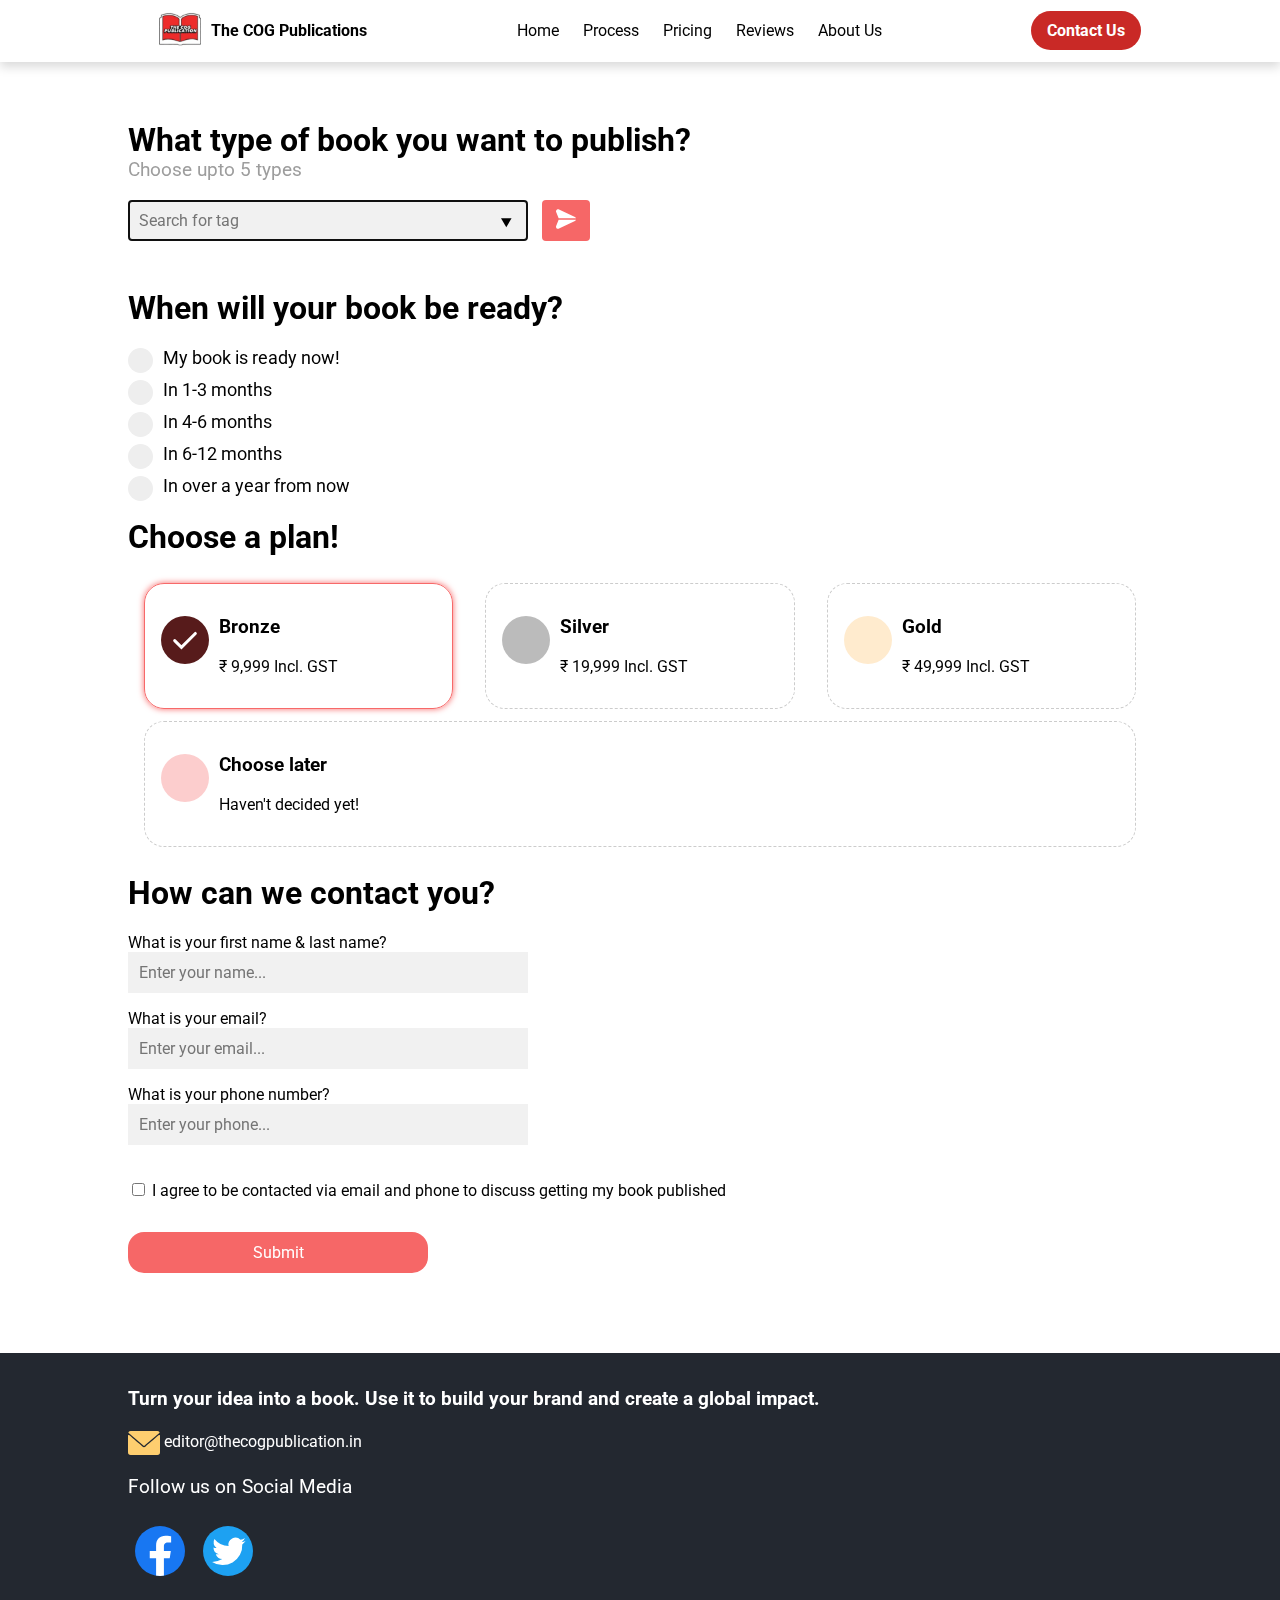
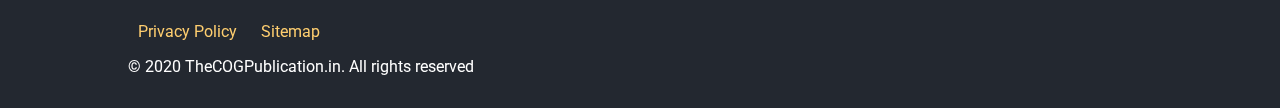
<file: contact/index.html>
<!DOCTYPE html>
<html lang="en">

<head>
    <meta charset="UTF-8">
    <meta name="viewport" content="width=device-width, initial-scale=1.0">
    <title>Contact | The COG Publication</title>
    <link rel="preconnect" href="https://fonts.gstatic.com">
    <link href="https://fonts.googleapis.com/css2?family=Roboto:wght@400;700;900&display=swap" rel="stylesheet"
        media="print" onload="this.media='all'">
    <link rel="stylesheet" href="../styles.min.css">
    <meta content="Nikhil Taneja" name="author" />
    <meta content="contact, about, publications, author, manuscripts, PhD, books, publish, anywhere, printing"
        name="keywords" />
    <meta
        content="The objective of the Cog is to publish the original manuscripts, not published anywhere else and to encourages the young budding authors to provide an easy platform for the publication of their books, journals etc."
        name="description" />
    <meta content="link or terms" name="no-email-collection" />
    <meta content="safe for kids" name="rating" />
    <link rel="apple-touch-icon" sizes="57x57"
        href="/https://res.cloudinary.com/journalapp/image/upload/v1589021890/COG/apple-icon-57x57_ogwa2j.png">
    <link rel="apple-touch-icon" sizes="60x60"
        href="https://res.cloudinary.com/journalapp/image/upload/v1589021890/COG/apple-icon-60x60_caxyto.png">
    <link rel="apple-touch-icon" sizes="72x72"
        href="https://res.cloudinary.com/journalapp/image/upload/v1589021890/COG/apple-icon-72x72_z1d9nv.png">
    <link rel="apple-touch-icon" sizes="76x76"
        href="https://res.cloudinary.com/journalapp/image/upload/v1589021890/COG/apple-icon-76x76_h5x6gz.png">
    <link rel="apple-touch-icon" sizes="114x114"
        href="https://res.cloudinary.com/journalapp/image/upload/v1589021891/COG/apple-icon-114x114_go03gl.png">
    <link rel="apple-touch-icon" sizes="120x120"
        href="https://res.cloudinary.com/journalapp/image/upload/v1589021891/COG/apple-icon-120x120_z4pspg.png">
    <link rel="apple-touch-icon" sizes="144x144"
        href="https://res.cloudinary.com/journalapp/image/upload/v1589021891/COG/apple-icon-144x144_dr3vl0.png">
    <link rel="apple-touch-icon" sizes="152x152"
        href="https://res.cloudinary.com/journalapp/image/upload/v1589021891/COG/apple-icon-152x152_a5xovr.png">
    <link rel="apple-touch-icon" sizes="180x180"
        href="https://res.cloudinary.com/journalapp/image/upload/v1589021891/COG/apple-icon-180x180_obwipj.png">
    <link rel="icon" type="image/png" sizes="192x192"
        href="https://res.cloudinary.com/journalapp/image/upload/v1589021890/COG/android-icon-192x192_wueoa7.png">
    <link rel="icon" type="image/png" sizes="32x32"
        href="https://res.cloudinary.com/journalapp/image/upload/v1589021892/COG/favicon-32x32_ph3exi.png">
    <link rel="icon" type="image/png" sizes="96x96"
        href="https://res.cloudinary.com/journalapp/image/upload/v1589021889/COG/favicon-96x96_mydu2r.png">
    <link rel="icon" type="image/png" sizes="16x16"
        href="https://res.cloudinary.com/journalapp/image/upload/v1589021891/COG/favicon-16x16_kvt4xw.png">
    <link rel="manifest" href="/manifest.json">
    <meta name="msapplication-TileColor" content="#F66767">
    <meta name="msapplication-TileImage"
        content="https://res.cloudinary.com/journalapp/image/upload/v1589021889/COG/ms-icon-144x144_gu38xc.png">
    <meta name="theme-color" content="#F66767">
</head>

<body>
    <nav id="myNav">
        <div class="left">
            <div class="logo">
                <picture>
                    <source type="image/webp" srcset="../logo.webp">
                    <source type="image/jpeg" srcset="../logo.wdp">
                    <picture>
                        <source type="image/webp" srcset="../logo.webp">
                        <img src="./logo.png" class="logo" width="42px" height="42px" alt="The COG Publications logo">
                    </picture>
                </picture>
            </div>
            <div class="heading">
                <a href="/">
                    <h4>The COG Publications</h4>
                </a>
            </div>
        </div>
        <div class="middle">
            <ul class="navigation">
                <li class="nav-link"><a href="/" onclick="navbarActive(0)">Home</a></li>
                <li class="nav-link"><a href="/#process" onclick="navbarActive(1)">Process</a></li>
                <li class="nav-link"><a href="/#pricing" onclick="navbarActive(2)">Pricing</a></li>
                <li class="nav-link"><a href="/#reviews" onclick="navbarActive(3)">Reviews</a></li>
                <li class="nav-link"><a href="/#about-us" onclick="navbarActive(4)">About Us</a></li>
            </ul>
        </div>
        <script>
            let active = undefined;

            function navbarActive(index = 0) {
                const navItems = document.querySelectorAll('.navigation li a');
                if (active !== index) {
                    if (active != undefined)
                        navItems[active].classList.remove("active");
                    active = index;
                    navItems[active].classList.add("active");
                }
                return true;
            }
        </script>
        <div class="right">
            <div class="action">
                <a href="/contact"><button>Contact Us</button></a>
            </div>
        </div>
        <div class="menu" onclick="toggleNav(this)">
            <div class="bar1"></div>
            <div class="bar2"></div>
            <div class="bar3"></div>
        </div>
    </nav>
    <script>
        function toggleNav(x) {
            x.classList.toggle("change");
            let middle = document.querySelector("#myNav .middle");
            let right = document.querySelector("#myNav .right");
            if (middle.style.display == "block")
                middle.style.display = "none"
            else
                middle.style.display = "block"
            if (right.style.display == "block")
                right.style.display = "none"
            else
                right.style.display = "block"
        }
    </script>
    <section class="form">
        <h1 style="margin-bottom: 0px;">What type of book you want to publish?</h1>
        <h3 class="faded">Choose upto 5 types</h3>
        <input type="text" id="tag" placeholder="Search for tag" list="tags">
        <datalist id="tags">
            <option value="Action and adventure"></option>
            <option value="Art"></option>
            <option value="Alternate history"></option>
            <option value="Autobiography"></option>
            <option value="Anthology"></option>
            <option value="Biography"></option>
            <option value="Chick lit"></option>
            <option value="Book review"></option>
            <option value="Children's"></option>
            <option value="Cookbook"></option>
            <option value="Comic book"></option>
            <option value="Diary"></option>
            <option value="Coming-of-age"></option>
            <option value="Dictionary"></option>
            <option value="Crime"></option>
            <option value="Encyclopedia"></option>
            <option value="Drama"></option>
            <option value="Guide"></option>
            <option value="Fairytale"></option>
            <option value="Health"></option>
            <option value="Fantasy"></option>
            <option value="History"></option>
            <option value="Graphic novel"></option>
            <option value="Journal"></option>
            <option value="Historical fiction"></option>
            <option value="Math"></option>
            <option value="Horror"></option>
            <option value="Memoir"></option>
            <option value="Mystery"></option>
            <option value="Prayer"></option>
            <option value="Paranormal romance"></option>
            <option value="Religion, spirituality, and new age"></option>
            <option value="Picture book"></option>
            <option value="Textbook"></option>
            <option value="Poetry"></option>
            <option value="Review"></option>
            <option value="Political thriller"></option>
            <option value="Science"></option>
            <option value="Romance Self help"></option>
            <option value="Satire"></option>
            <option value="Travel"></option>
            <option value="Science fiction"></option>
            <option value="True crime"></option>
            <option value="Short story "></option>
            <option value="Suspense"></option>
            <option value="Thriller"></option>
            <option value="Young adult"></option>
        </datalist>
        <button id="submit-tag" onclick="simulateEnterPress()"><svg width="36px" xmlns="http://www.w3.org/2000/svg"
                viewBox="0 0 485.725 485.725">
                <path
                    d="M459.835 196.758L73.53 9.826C48.085-2.507 17.46 8.123 5.126 33.57a51.2 51.2 0 0 0-1.449 41.384L64.025 225.77h421.7a50.77 50.77 0 0 0-25.9-29.013zm-395.8 63.146L3.677 410.756c-10.472 26.337 2.4 56.177 28.726 66.65a51.32 51.32 0 0 0 18.736 3.631 51.51 51.51 0 0 0 22.39-5.12l386.304-187a50.79 50.79 0 0 0 25.89-29.013h-421.7z" />
            </svg></button>
        <div class="tags">
            <div class="container">
                <ul id="list"></ul>
            </div>
        </div>
        <h1>When will your book be ready?</h1>
        <label class="custom-input" for="ready">My book is ready now!
            <input type="radio" id="ready" name="book-status" value="My Book is ready now">
            <span class="checkmark"></span>
        </label>
        <label class="custom-input" for="month1-3">In 1-3 months
            <input type="radio" id="month1-3" name="book-status" value="In 1-3 months">
            <span class="checkmark"></span>
        </label>
        <label class="custom-input" for="month4-6">In 4-6 months
            <input type="radio" id="month4-6" name="book-status" value="In 4-6 months">
            <span class="checkmark"></span>
        </label>
        <label class="custom-input" for="month6-12">In 6-12 months
            <input type="radio" id="month6-12" name="book-status" value="In 6-12 months">
            <span class="checkmark"></span>
        </label>
        <label class="custom-input" for="year1">In over a year from now
            <input type="radio" id="year1" name="book-status" value="In over a year from now">
            <span class="checkmark"></span>
        </label>
        <div class="plan">
            <h1>Choose a plan!</h1>
            <div class="cards">
                <div class="card" onclick="selectThis(this, 'Bronze')">
                    <div class="left">
                        <svg xmlns="http://www.w3.org/2000/svg" width="48" height="48">
                            <circle cx="24" cy="24" r="24" fill="#571B1B" />
                            <path class="tick" data-name="Path 8" d="M741.679,3322.578l6.774,6.774,13.9-13.895"
                                transform="translate(-728 -3298)" fill="none" stroke="#fff" stroke-linecap="round"
                                stroke-width="3" /></svg>
                    </div>
                    <div class="right">
                        <div class="card-title">
                            <h3>Bronze</h3>
                        </div>
                        <div class="card-content">₹ 9,999 Incl. GST</div>
                    </div>
                </div>
                <div class="card" onclick="selectThis(this, 'Silver')">
                    <div class="left">
                        <svg xmlns="http://www.w3.org/2000/svg" width="48" height="48">
                            <circle cx="24" cy="24" r="24" fill="#BBBBBB" />
                            <path class="tick" data-name="Path 8" d="M741.679,3322.578l6.774,6.774,13.9-13.895"
                                transform="translate(-728 -3298)" fill="none" stroke="#fff" stroke-linecap="round"
                                stroke-width="3" /></svg>
                    </div>
                    <div class="right">
                        <div class="card-title">
                            <h3>Silver</h3>
                        </div>
                        <div class="card-content">₹ 19,999 Incl. GST</div>
                    </div>
                </div>
                <div class="card" onclick="selectThis(this, 'Gold')">
                    <div class="left">
                        <svg xmlns="http://www.w3.org/2000/svg" width="48" height="48">
                            <circle cx="24" cy="24" r="24" fill="#FFEBCE" />
                            <path class="tick" data-name="Path 8" d="M741.679,3322.578l6.774,6.774,13.9-13.895"
                                transform="translate(-728 -3298)" fill="none" stroke="#fff" stroke-linecap="round"
                                stroke-width="3" /></svg>
                    </div>
                    <div class="right">
                        <div class="card-title">
                            <h3>Gold</h3>
                        </div>
                        <div class="card-content">₹ 49,999 Incl. GST</div>
                    </div>
                </div>
                <div class="card" onclick="selectThis(this, 'None')">
                    <div class="left">
                        <svg xmlns="http://www.w3.org/2000/svg" width="48" height="48">
                            <circle cx="24" cy="24" r="24" fill="#FCCDCD" />
                            <path class="tick" data-name="Path 8" d="M741.679,3322.578l6.774,6.774,13.9-13.895"
                                transform="translate(-728 -3298)" fill="none" stroke="#fff" stroke-linecap="round"
                                stroke-width="3" /></svg>
                    </div>
                    <div class="right">
                        <div class="card-title">
                            <h3>Choose later</h3>
                        </div>
                        <div class="card-content">Haven't decided yet!</div>
                    </div>
                </div>
            </div>

        </div>
        <h1>How can we contact you?</h1>
        <div class="form-control">
            <label for="name">What is your first name & last name?</label></br>
            <input type="text" id="name" placeholder="Enter your name...">
        </div>
        <div class="form-group">
            <label for="email">What is your email?</label></br>
            <input type="email" id="email" placeholder="Enter your email...">
        </div>
        <div class="form-control">
            <label for="contact">What is your phone number?</label></br>
            <input type="number" id="contact" placeholder="Enter your phone...">
        </div>
        <div class="form-control">
            </br>
            <input type="checkbox" id="agree" name="agree" required>
            <label for="agree">I agree to be contacted via email and phone to discuss getting my book published</label>
        </div>
        <input onclick="sendMail()" class="form-control" id="submit-btn" type="submit">
    </section>
    <footer>
        <h3>Turn your idea into a book. Use it to build your brand and create a global impact.</h3>
        <div class="title">
            <a href="mailto:editor@thecogpublication.in"><span>
                    <svg xmlns="http://www.w3.org/2000/svg" width="32" height="28" viewBox="0 0 39.068 29.301">
                        <g transform="translate(0 -64)">
                            <g transform="translate(0 64)">
                                <path
                                    d="M7.2,66.377c5.362,4.541,14.77,12.53,17.536,15.021a1.634,1.634,0,0,0,2.363,0c2.768-2.493,12.176-10.483,17.538-15.024a.813.813,0,0,0,.114-1.123A3.232,3.232,0,0,0,42.2,64H9.642a3.232,3.232,0,0,0-2.555,1.254A.813.813,0,0,0,7.2,66.377Z"
                                    transform="translate(-6.386 -64)" fill="#fece6f" />
                                <path
                                    d="M38.6,126.487a.81.81,0,0,0-.868.118c-5.946,5.041-13.535,11.5-15.923,13.654a3.3,3.3,0,0,1-4.543,0c-2.545-2.293-11.067-9.538-15.921-13.652a.814.814,0,0,0-1.34.621v20.469a3.259,3.259,0,0,0,3.256,3.256H35.812a3.259,3.259,0,0,0,3.256-3.256V127.226A.813.813,0,0,0,38.6,126.487Z"
                                    transform="translate(0 -121.649)" fill="#fece6f" />
                            </g>
                        </g>
                    </svg>
                    editor@thecogpublication.in
                </span></a>
            <h3>Follow us on Social Media</h3>
            <a href="https://www.facebook.com/The-Cog-Publication-LLP-101304051856283"
                aria-label="The Cog Publication Facebook Page"><svg width="60" height="60" class="fab"
                    xmlns="http://www.w3.org/2000/svg" aria-label="Facebook" role="img" viewBox="0 0 512 512">
                    <rect width="512" height="512" rx="15%" fill="#1877f2" />
                    <path
                        d="M355.6 330l11.4-74h-71v-48c0-20.2 9.9-40 41.7-40H370v-63s-29.3-5-57.3-5c-58.5 0-96.7 35.4-96.7 99.6V256h-65v74h65v182h80V330h59.6z"
                        fill="#fff" /></svg></a>
            <a href="https://twitter.com/CogPublication" aria-label="The Cog Publication Twitter Page"><svg width="60"
                    height="60" class="fab" xmlns="http://www.w3.org/2000/svg" aria-label="Twitter" role="img"
                    viewBox="0 0 512 512">
                    <rect width="512" height="512" rx="15%" fill="#1da1f2" />
                    <path fill="#fff"
                        d="M437 152a72 72 0 01-40 12a72 72 0 0032-40a72 72 0 01-45 17a72 72 0 00-122 65a200 200 0 01-145-74a72 72 0 0022 94a72 72 0 01-32-7a72 72 0 0056 69a72 72 0 01-32 1a72 72 0 0067 50a200 200 0 01-105 29a200 200 0 00309-179a200 200 0 0035-37" />
                </svg></a>
        </div>
        <ul class="footer-nav">
            <li class="nav-link">Privacy Policy</li>
            <li class="nav-link"><a href="/sitemap.xml">Sitemap</a></li>
        </ul>
        <p>© 2020 TheCOGPublication.in. All rights reserved</p>
    </footer>
    <script src="../main.min.js"></script>
</body>

</html>
</file>
<file: styles.min.css>
*{box-sizing:border-box;font-family:roboto,system-ui,-apple-system,sans-serif;z-index:1}html,body{margin:0;padding:0;scroll-behavior:smooth}a,a:visited,a:link{text-decoration:none;color:#000}nav{display:flex;justify-content:space-evenly;align-items:center;box-shadow:0 5px 10px rgba(0,0,0,0.15);position:fixed;width:100%;background-color:#fff;backdrop-filter:blur(5px) contrast(.8);z-index:9}nav .left{display:flex;align-items:center}.logo{width:42px;margin-left:10px}.heading{margin-left:20px}.navigation{list-style-type:none;text-align:center;padding:0;margin:0}.nav-link{display:inline-block;margin:0 10px}.nav-link:hover,.nav-link a:hover{cursor:pointer;text-decoration:underline;text-decoration-color:#F66767}.menu{position:absolute;top:15px;right:10px;cursor:pointer}.bar1,.bar2,.bar3{width:35px;height:4px;background-color:#333;margin:6px 0;transition:.4s}.change .bar1{-webkit-transform:rotate(-45deg) translate(-95px,6px);transform:rotate(-45deg) translate(-9px,6px)}.change .bar2{opacity:0}.change .bar3{-webkit-transform:rotate(45deg) translate(-8px,-8px);transform:rotate(45deg) translate(-8px,-5px)}.navigation .active{font-weight:700;text-decoration:underline;text-decoration-color:#F66767}.action button{background-color:#c92926;color:#fff;border:none;border-radius:30px;padding:10px 1rem;font-weight:700;font-size:1rem}header{background-color:#FA7D7D;background:-webkit-linear-gradient(90deg,#e53935,#FA7D7D);background:-o-linear-gradient(90deg,#e53935,#FA7D7D);background:-moz-linear-gradient(90deg,#e53935,#FA7D7D);background:linear-gradient(90deg,#e53935,#FA7D7D)}.main{display:flex;flex-wrap:wrap;justify-content:space-evenly;align-items:center;padding:3rem 0;margin:0 10vw}.main .left h1{font-weight:900;font-size:4rem;margin-top:5rem}.main .left h1>span{line-height:10px;text-decoration:underline;text-decoration-color:#fff}.main .left button{background-color:#fff;color:#000;border:none;border-radius:8px;padding:16px 0;width:100%;font-weight:700;font-size:1rem;box-shadow:-2px 20px 20px rgba(0,0,0,0.08)}header .graphic{width:40vw;max-width:300px;margin:3rem 1rem}.title h3{font-weight:400}.title>svg{position:absolute;z-index:-1;margin-left:-10px}section{margin:4rem 10vw}.cards{display:flex;flex-wrap:wrap}.card{flex:1;border:1px solid #CCC;border-radius:20px;padding:2rem 1rem;margin:6px 1rem;display:flex}.card .left{padding-right:10px}.card .left h2{position:absolute;margin-left:8px;margin-top:8px;color:#fff}.card-title h3{margin-top:0}.categories{display:grid;grid-template-columns:repeat(auto-fit,minmax(max(20vw,210px),1fr))}.grid-item{display:flex;align-items:center;justify-content:flex-start;padding:4px}.grid-item h3{margin:10px}.color-splash{color:#c92926}.features{width:100%;text-align:center;border-spacing:0;overflow:auto}.features td{padding:10px 0;border-bottom:1px solid rgba(112,112,112,0.16)}.features th{padding-bottom:20px}.features td:nth-child(even){background-color:#eff4f8}.features th:nth-child(even){background-color:#eff4f8}.features dd{margin:16px 0}.features .action{padding:30px 0;border-bottom:0 solid rgba(112,112,112,0.16)}.addons{width:100%;border-spacing:10px}.addons th{padding-bottom:20px}.addons td:nth-child(even){text-align:center;padding:0 10px;background-color:#eff4f8}.inspire{display:flex}.inspire .right img{width:100%;object-fit:cover}.inspire .left h3{font-weight:400}h2 > ul{list-style-type:none}.review-nav{display:flex;justify-content:space-between}.review-nav .review-item{width:12px;height:12px;margin:10px;display:inline-block;background-color:#CBCBCB;border-radius:12px}.review-nav .active{background-color:#F76969}.controller div{display:inline-block;padding:0 10px}.line{height:5px;background-color:#FA7D7D;background:-webkit-linear-gradient(90deg,#FE9C6E,#e53935);background:-o-linear-gradient(90deg,#FE9C6E,#e53935);background:-moz-linear-gradient(90deg,#e53935,#FA7D7D);background:linear-gradient(90deg,#FE9C6E,#e53935);border:0}.review{display:flex;flex-wrap:wrap;margin:3rem 0}.author h2{margin-bottom:0}.author p{margin-top:0}.author img{border-radius:50%;object-fit:cover;width:120px;height:120px;border:8px solid #FEECEA}footer{background-color:#232830;color:#fff;padding:1rem 10vw}.footer-nav{padding-top:20px;padding-left:0;color:#FECE6F}.footer-nav a{color:#FECE6F}footer .title{vertical-align:middle}footer .title a{color:#fff}footer .title svg{vertical-align:middle}.fab{padding:5px;margin:5px 2px;border-radius:50%}.fab:hover{opacity:.7}@media screen and (max-width: 480px){#myNav{display:block}#myNav .middle,#myNav .right{display:none}.navigation .nav-link{display:block;padding:10px}.right .action{padding:20px}.right .action button{width:100%}.menu{display:block}.inspire{flex-wrap:wrap}.inspire .right img{padding:0}.main .left h1{font-size:3rem}.card{padding:20px;margin:6px 0}.author{text-align:center;width:100%}.card{min-width:250px}table,thead,tbody,th,td,tr{display:block}thead tr{position:absolute;top:-9999px;left:-9999px}tr{border:1px solid #ccc}td{border:none;border-bottom:1px solid #eee;position:relative;padding-left:50%}td:before{position:absolute;top:6px;left:6px;font-weight:bolder;padding:3px 5px;border-radius:4px;white-space:nowrap}td:nth-of-type(1):before{content:""}td:nth-of-type(2):before{content:"BRONZE";background-color:rgba(87,27,27,0.5);color:#fff}td:nth-of-type(3):before{content:"SILVER";background-color:rgba(187,187,187,0.5);color:#555}td:nth-of-type(4):before{content:"GOLD";background-color:rgba(255,235,206,0.7);color:#6e4d1b}}@media screen and (min-width: 481px){#myNav{display:flex}#myNav .middle,#myNav .right{display:block}.menu{display:none}.card{min-width:max(250px,20vw)}.review .author{flex:1;text-align:center}.review .title{flex:3}.inspire .left h3{padding-right:20px}}.form{margin-top:0;padding-top:100px}.faded{font-weight:400;color:#9D9D9D;margin-top:0}.form input{border:1px solid transparent;background-color:#f1f1f1;padding:10px;font-size:16px}.form input[type=text],.form input[type=email],.form input[type=number]{background-color:#f1f1f1;width:min(100%,400px)}.form #tag{width:min(75%,400px)}.tags{display:flex;align-items:start;flex-direction:column}#submit-tag{vertical-align:middle;margin-left:10px;margin-bottom:2px;background-color:#f66767;border:0;border-radius:4px}#submit-tag svg{padding:8px;fill:#fff}.container ul{list-style:none;margin:0;margin-top:20px;padding:0;display:inline-block}.container ul li{display:inline-block;background:#F66767;color:#fff;padding:3px 5px 3px 20px;border-radius:15px;margin-right:5px;margin-bottom:5px}.container ul li a{color:#fff;text-decoration:none;margin-left:5px;margin-bottom:2px;font-size:10px;background:rgba(255,255,255,0.5);width:20px;height:20px;border-radius:50%;display:inline-flex;text-align:center;align-items:center;justify-content:center}.container ul li a:hover{color:#000}.container input{border:0;background:none;margin-bottom:5px;display:inline-block}.custom-input{display:block;position:relative;padding-left:35px;margin-bottom:12px;cursor:pointer;font-size:1.1rem;-webkit-user-select:none;-moz-user-select:none;-ms-user-select:none;user-select:none}.custom-input input{position:absolute;opacity:0;cursor:pointer}.checkmark{position:absolute;top:0;left:0;height:25px;width:25px;background-color:#eee;border-radius:50%}.custom-input:hover input~.checkmark{background-color:#ccc}.custom-input input:checked~.checkmark{background-color:#F66767}.checkmark:after{content:"";position:absolute;display:none}.custom-input input:checked~.checkmark:after{display:block}.custom-input .checkmark:after{top:9px;left:9px;width:8px;height:8px;border-radius:50%;background:#fff}.cards .selected{border:1px solid #F76969!important;box-shadow:0 0 6px #f76969}.plan .cards .card{border:1px dashed #CCC}.plan .cards .card:hover{border:1px solid #CCC;box-shadow:0 0 6px #000;cursor:pointer}.form-control{margin:1rem 0}#submit-btn{width:min(300px,100%);border-radius:16px;background-color:#F66767;color:#fff}svg .tick{display:none}
</file>
